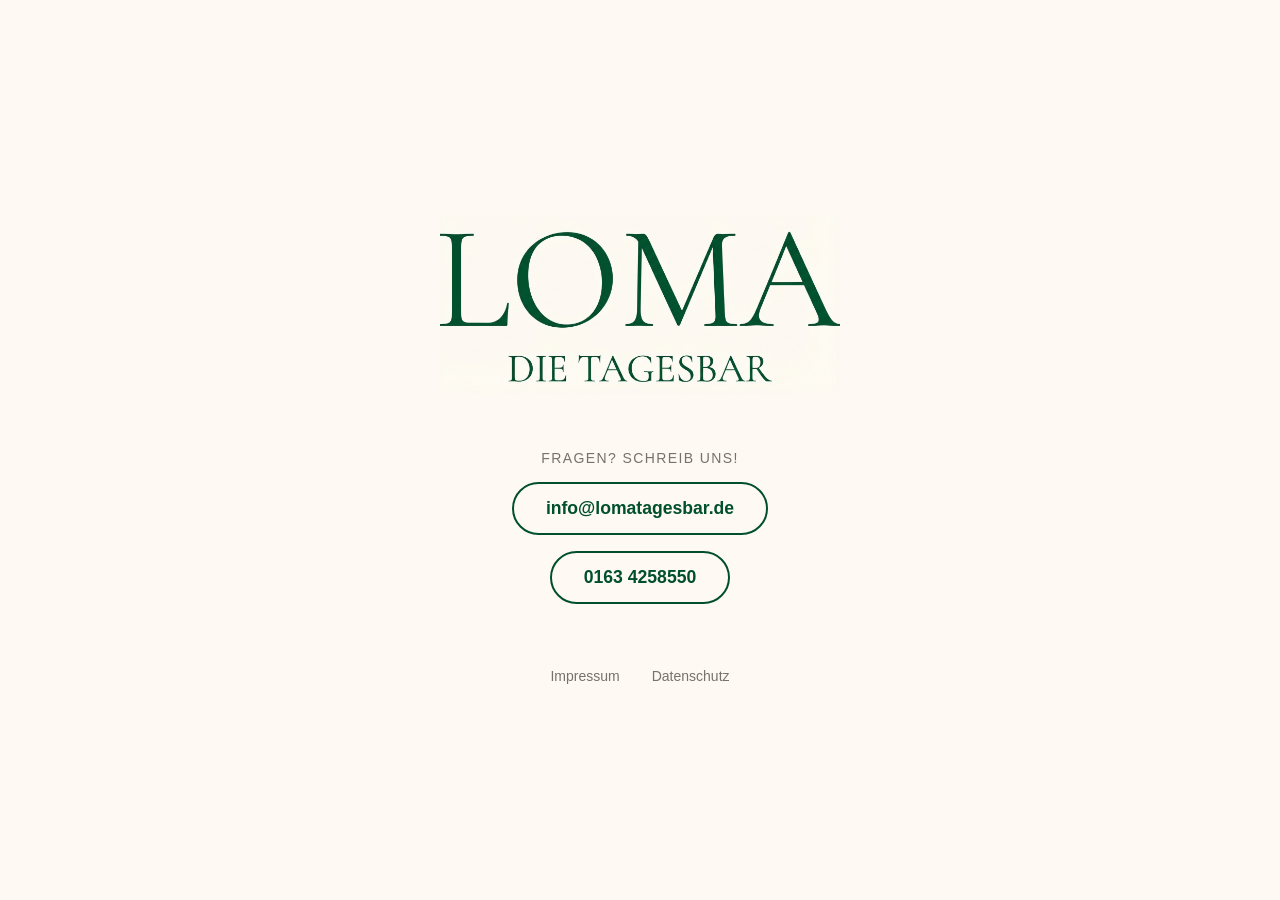
<file: index.html>
<!DOCTYPE html>
<html lang="de">
<head>
  <meta charset="UTF-8">
  <meta name="viewport" content="width=device-width, initial-scale=1.0">
  <meta name="description" content="Cafe Loma UG - Bald eröffnet in Wesel. Moderne Tagesbar mit Premium-Getränken.">
  <meta name="theme-color" content="#00502b">
  
  <title>Cafe Loma UG | Bald eröffnet</title>
  
  <link rel="icon" type="image/svg+xml" href="data:image/svg+xml,<svg xmlns='http://www.w3.org/2000/svg' viewBox='0 0 100 100'><text y='.9em' font-size='90'>☕</text></svg>">
  
  <style>
    * {
      margin: 0;
      padding: 0;
      box-sizing: border-box;
    }
    
    body {
      min-height: 100vh;
      display: flex;
      flex-direction: column;
      justify-content: center;
      align-items: center;
      background-color: #fef9f2;
      color: #1c1917;
      font-family: -apple-system, BlinkMacSystemFont, 'Segoe UI', Roboto, 'Helvetica Neue', Arial, sans-serif;
      text-align: center;
      padding: 2rem;
    }
    
    .logo {
      width: 400px;
      max-width: 85vw;
      height: auto;
      margin-bottom: 3.5rem;
    }
    
    h1 {
      font-size: 2.5rem;
      font-weight: 700;
      margin-bottom: 1rem;
      letter-spacing: -0.02em;
      color: #1c1917;
    }
    
    .tagline {
      font-size: 1.25rem;
      font-weight: 600;
      color: #00502b;
      margin-bottom: 0.5rem;
      display: flex;
      align-items: center;
      justify-content: center;
      gap: 0.5rem;
    }
    
    .message {
      font-size: 1.1rem;
      color: #57534e;
      max-width: 500px;
      line-height: 1.6;
      margin-bottom: 3rem;
    }
    
    .divider {
      width: 60px;
      height: 4px;
      background: #00502b;
      border-radius: 2px;
      margin-bottom: 3rem;
    }
    
    .contact {
      display: flex;
      flex-direction: column;
      gap: 1rem;
      align-items: center;
    }
    
    .contact-label {
      font-size: 0.875rem;
      text-transform: uppercase;
      letter-spacing: 0.1em;
      color: #78716c;
    }
    
    .contact-link {
      color: #00502b;
      text-decoration: none;
      font-size: 1.1rem;
      font-weight: 600;
      padding: 0.875rem 2rem;
      border: 2px solid #00502b;
      border-radius: 50px;
      transition: all 0.3s ease;
      background: transparent;
    }
    
    .contact-link:hover {
      background: #00502b;
      color: #ffffff;
    }
    
    .footer-links {
      margin-top: 4rem;
      display: flex;
      gap: 2rem;
      font-size: 0.875rem;
      color: #a8a29e;
    }
    
    .footer-links a {
      color: #78716c;
      text-decoration: none;
      transition: color 0.2s;
    }
    
    .footer-links a:hover {
      color: #00502b;
      text-decoration: underline;
    }
    
    @media (max-width: 480px) {
      h1 {
        font-size: 1.75rem;
      }
      
      .tagline {
        font-size: 1.1rem;
      }
      
      .logo {
        width: 280px;
        margin-bottom: 2.5rem;
      }
    }
  </style>
</head>
<body>
  
  <img src="images/logo.jpeg" alt="Cafe Loma Logo" class="logo">
  
  <div class="contact">
    <span class="contact-label">Fragen? Schreib uns!</span>
    <a href="mailto:info@lomatagesbar.de" class="contact-link">info@lomatagesbar.de</a>
    <a href="tel:+491634258550" class="contact-link">0163 4258550</a>
  </div>
  
  <div class="footer-links">
    <a href="impressum.html">Impressum</a>
    <a href="datenschutz.html">Datenschutz</a>
  </div>
  
</body>
</html>
</file>
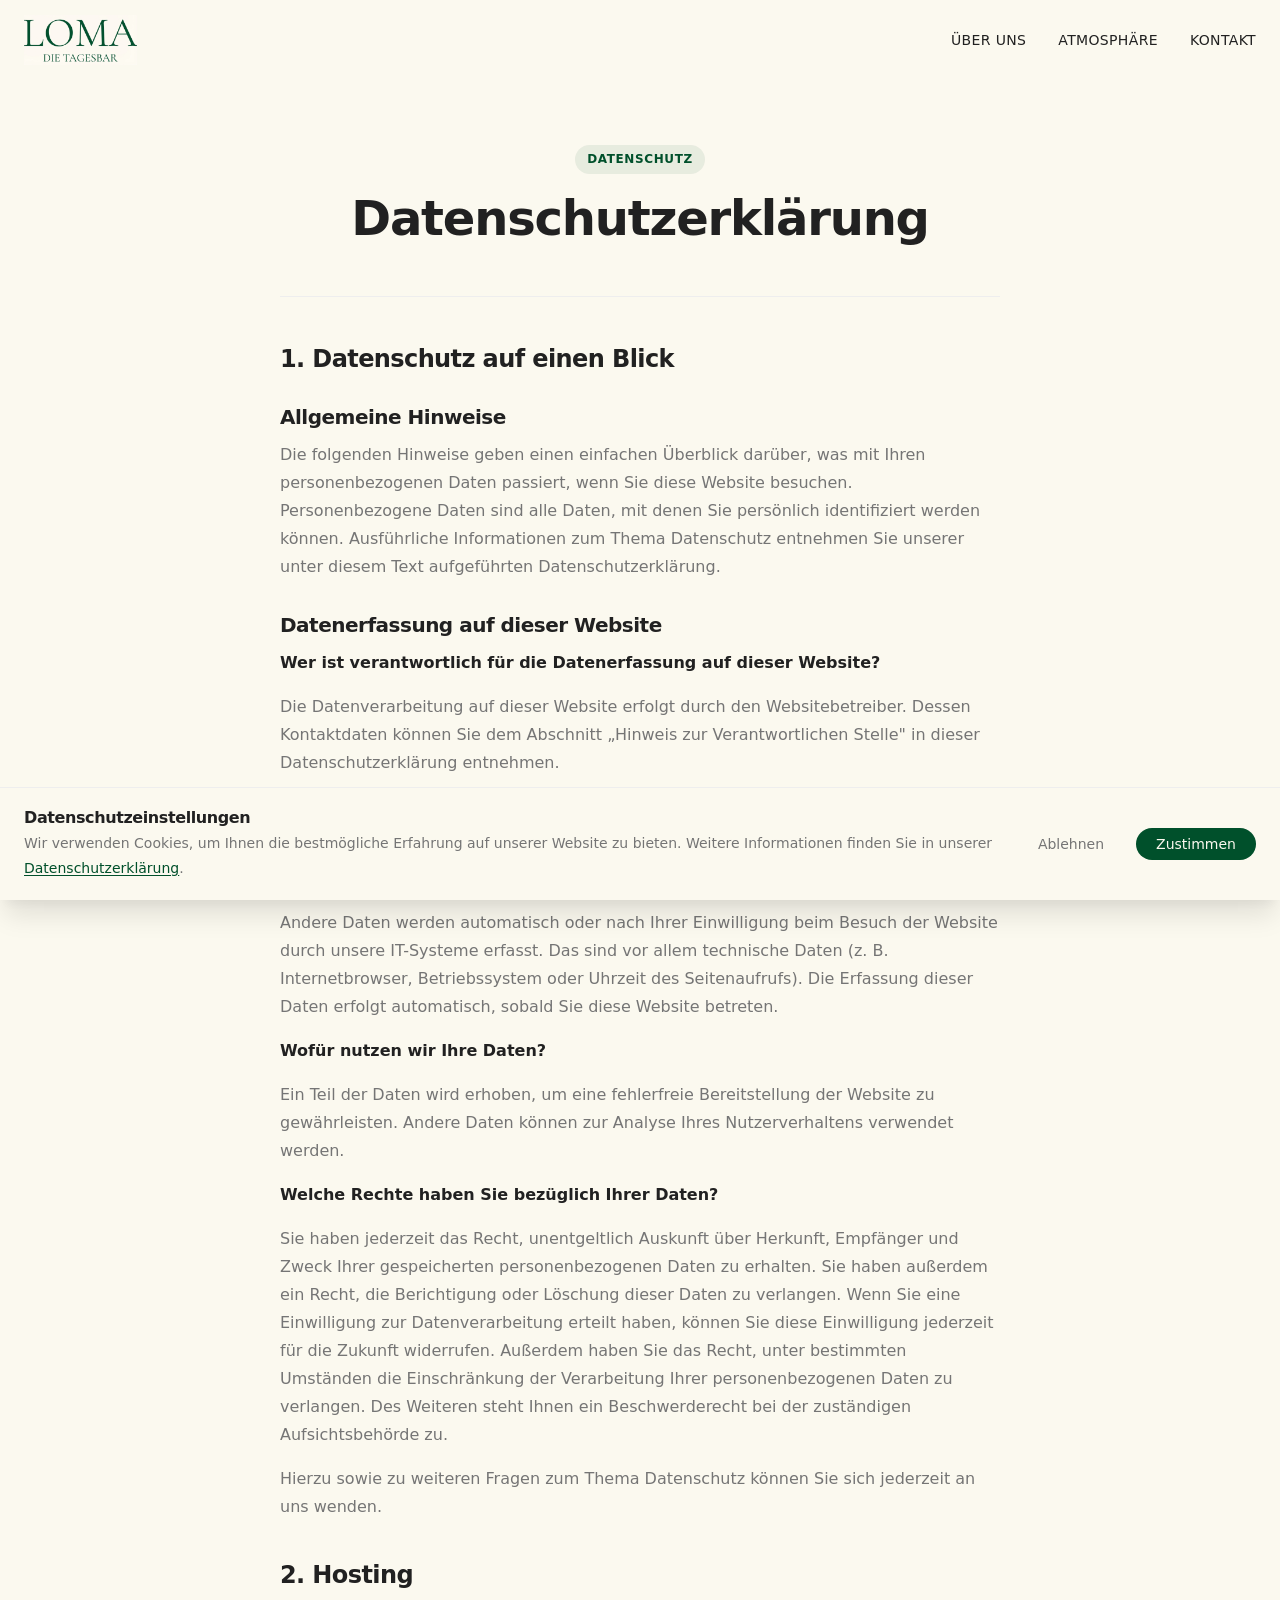
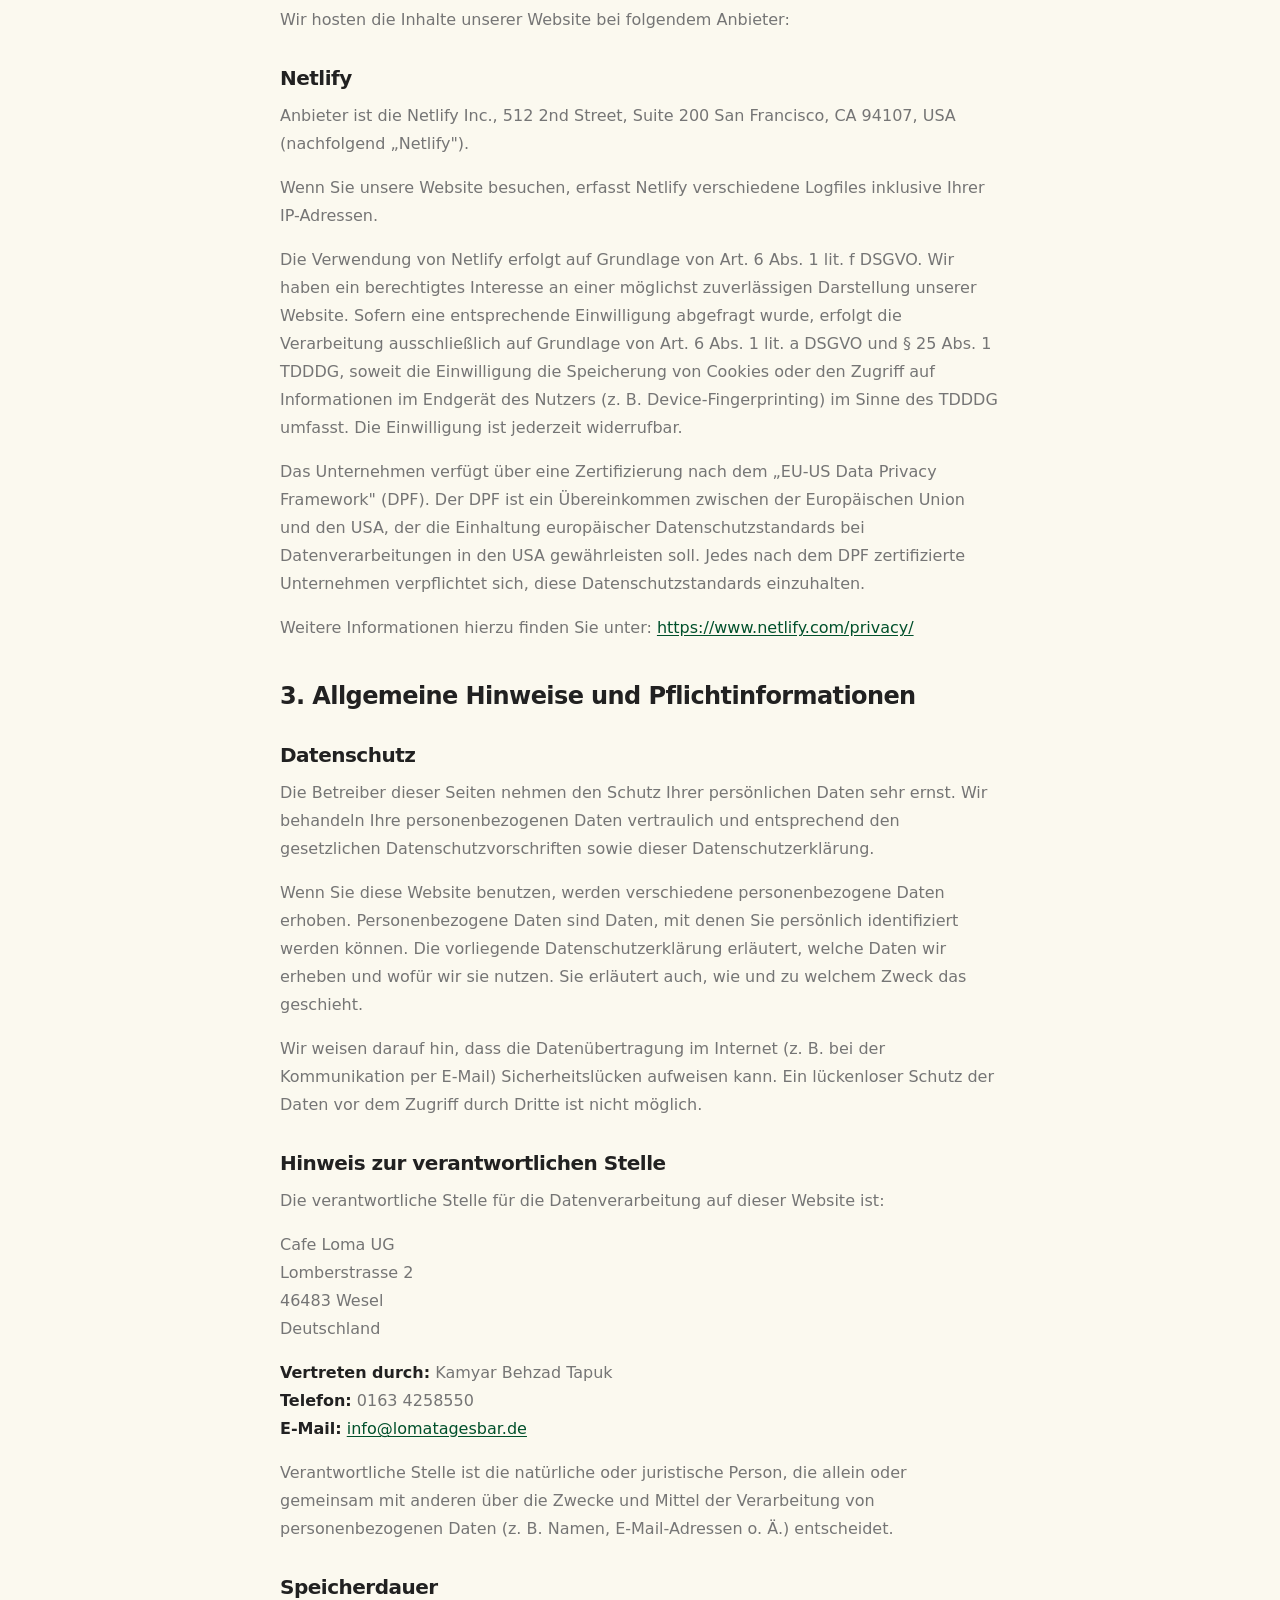
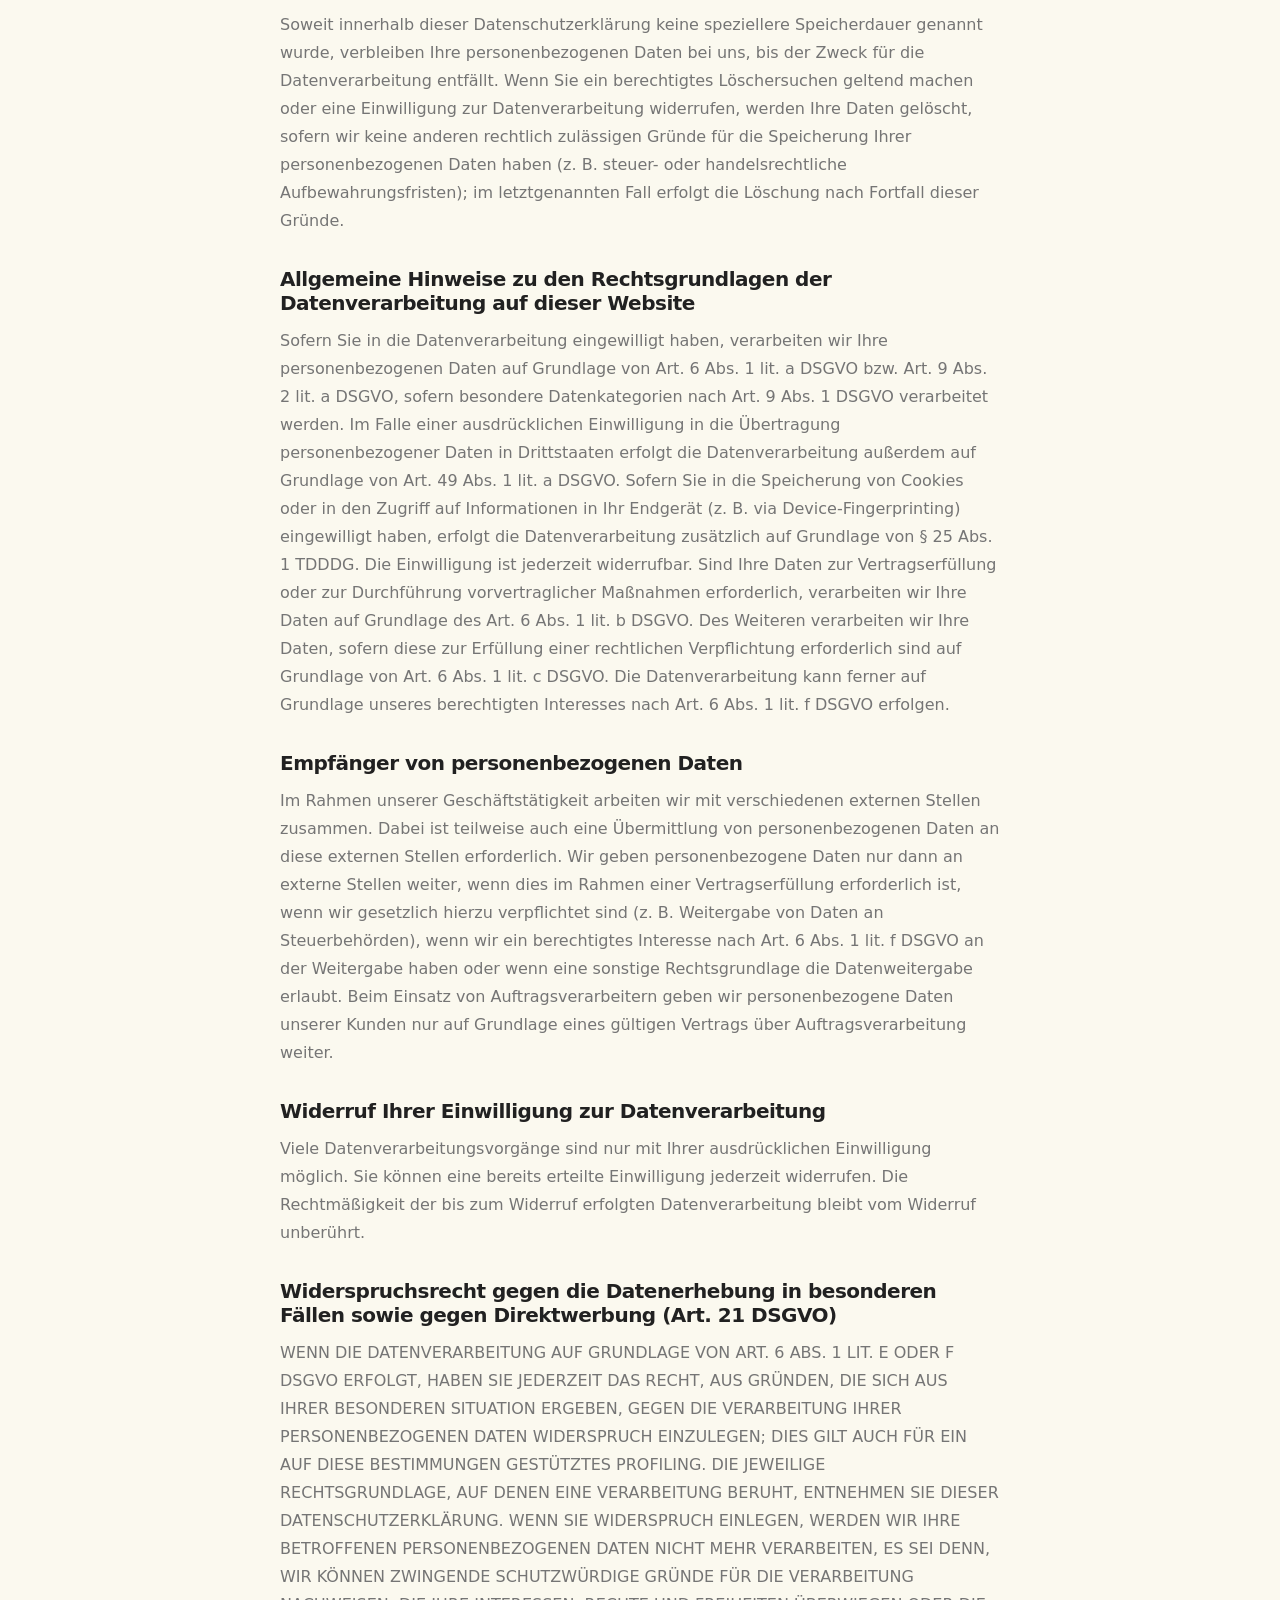
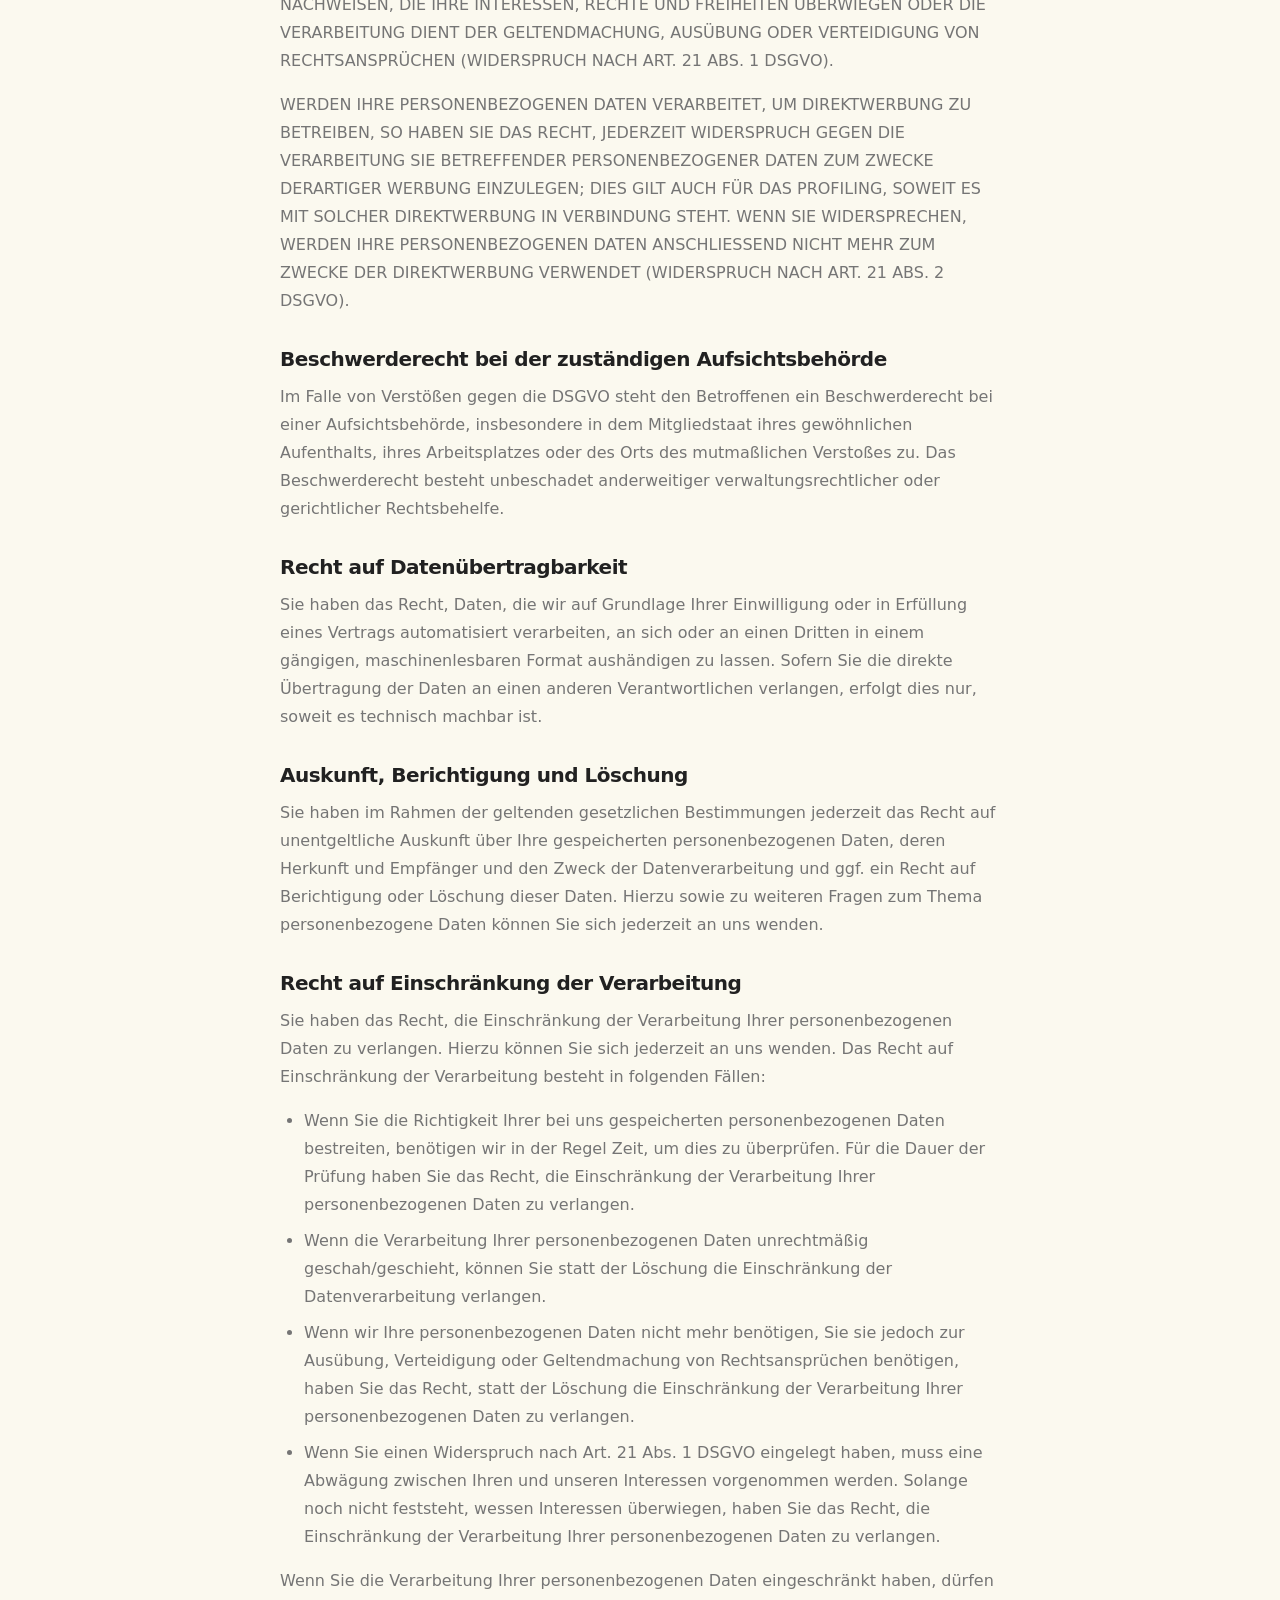
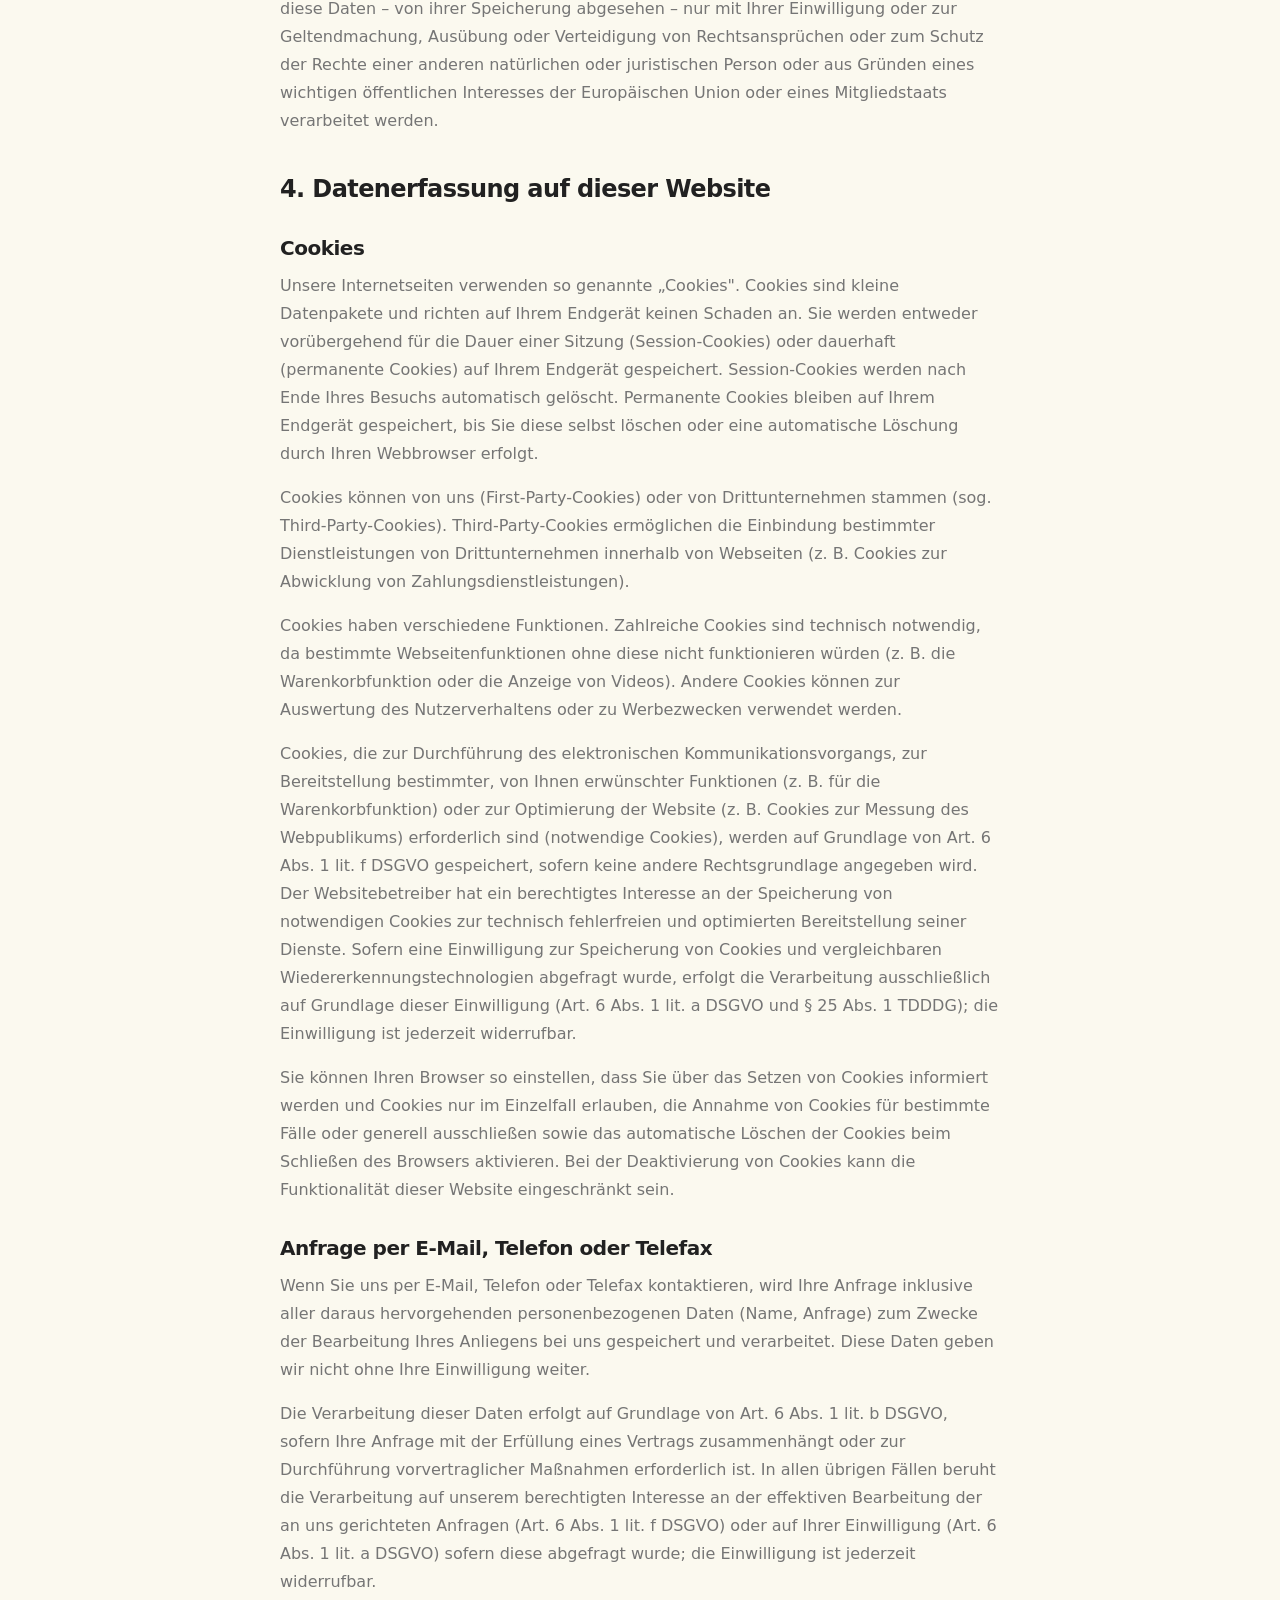
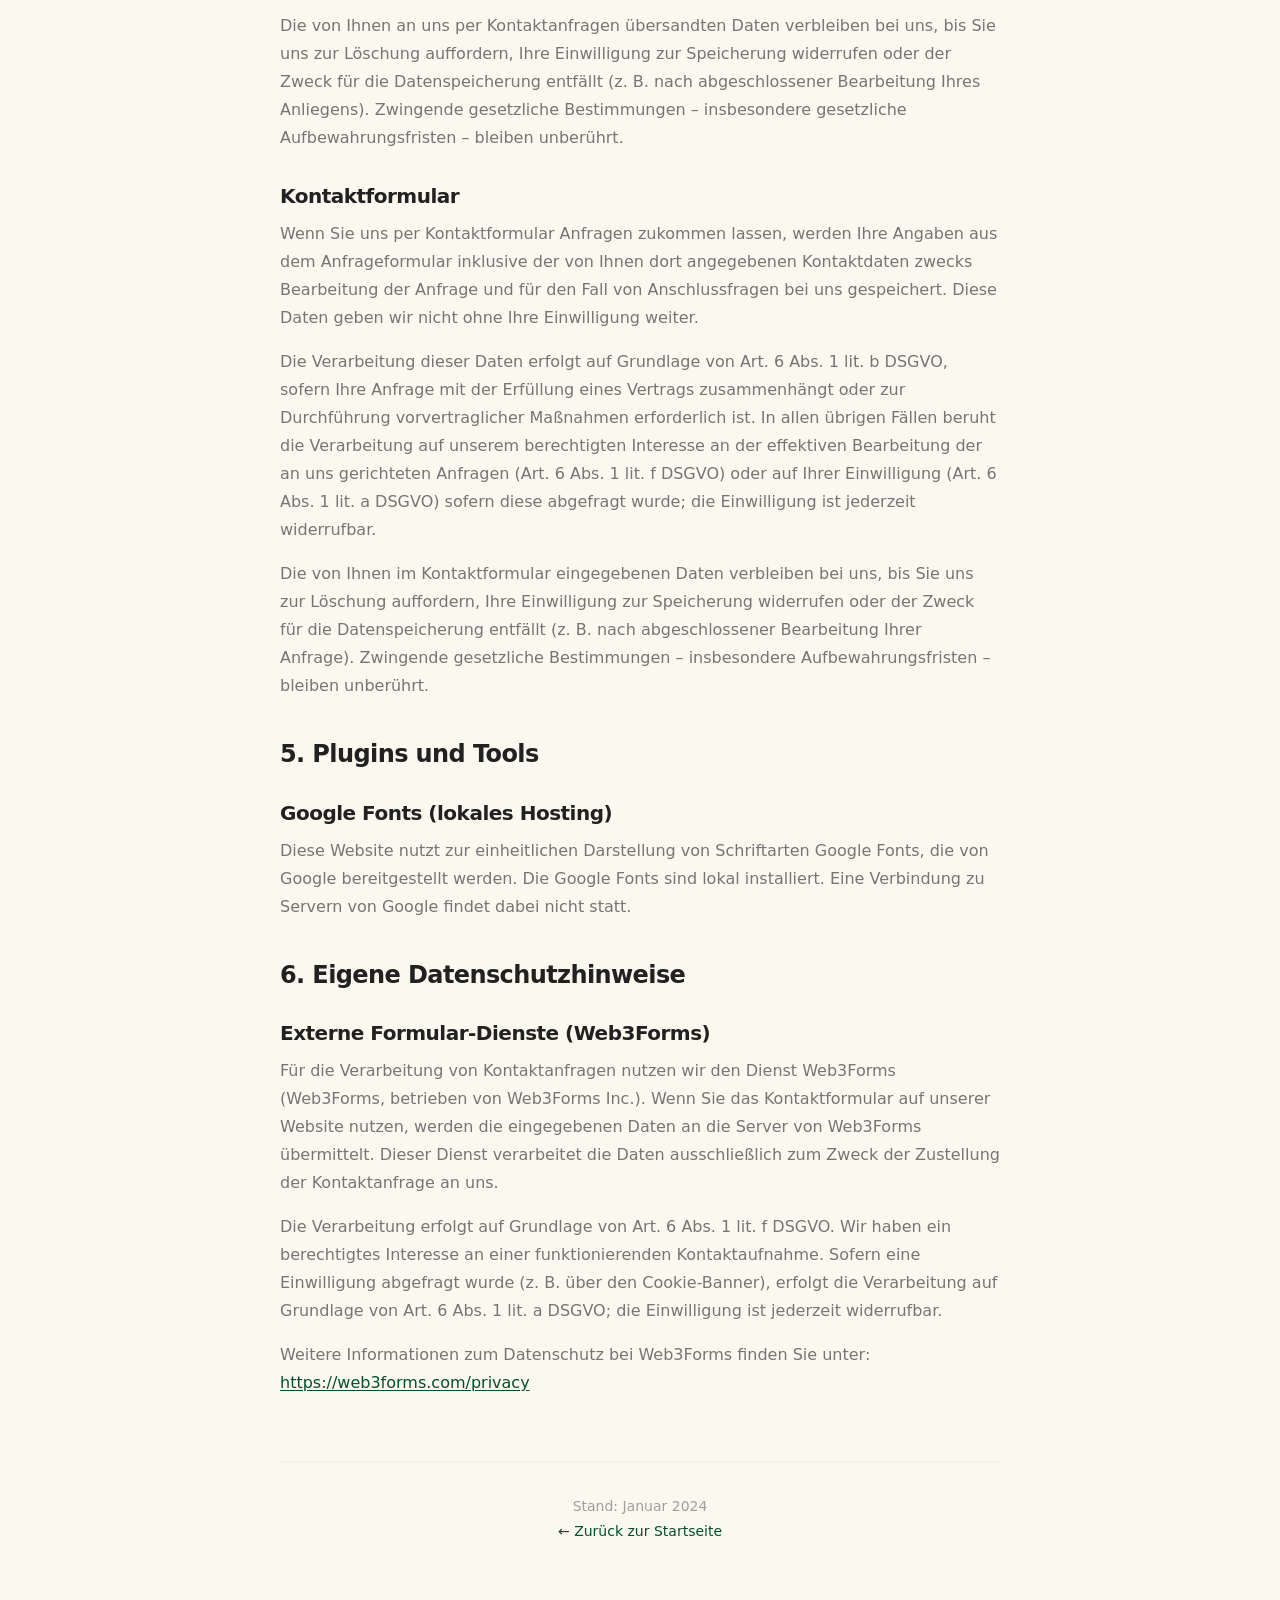
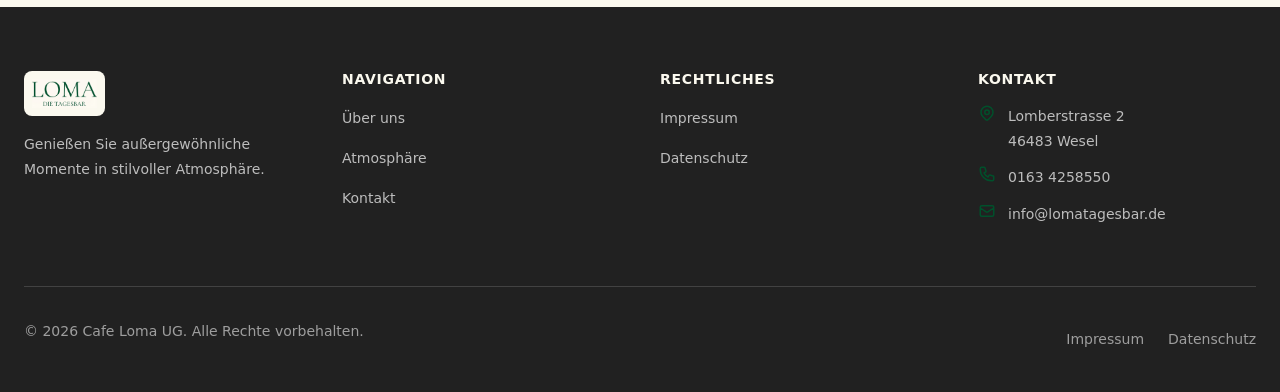
<file: datenschutz.html>
<!DOCTYPE html>
<html lang="de">
<head>
  <meta charset="UTF-8">
  <meta name="viewport" content="width=device-width, initial-scale=1.0">
  <meta name="description" content="Datenschutzerklärung der Cafe Loma UG - Informationen zum Datenschutz.">
  <meta name="theme-color" content="#00502b">
  
  <title>Datenschutzerklärung | Cafe Loma UG</title>
  
  <style>
    @font-face {
      font-family: 'Inter';
      src: local('Inter'), local('Inter Regular');
      font-weight: 400;
      font-style: normal;
      font-display: swap;
    }
    @font-face {
      font-family: 'Inter';
      src: local('Inter Medium');
      font-weight: 500;
      font-style: normal;
      font-display: swap;
    }
    @font-face {
      font-family: 'Inter';
      src: local('Inter SemiBold');
      font-weight: 600;
      font-style: normal;
      font-display: swap;
    }
    @font-face {
      font-family: 'Inter';
      src: local('Inter Bold');
      font-weight: 700;
      font-style: normal;
      font-display: swap;
    }
  </style>
  
  <link rel="stylesheet" href="css/variables.css">
  <link rel="stylesheet" href="css/base.css">
  <link rel="stylesheet" href="css/components.css">
  <link rel="stylesheet" href="css/layout.css">
  <link rel="stylesheet" href="css/pages.css">
  <link rel="stylesheet" href="css/cookie-banner.css">
  
  <link rel="icon" type="image/svg+xml" href="data:image/svg+xml,<svg xmlns='http://www.w3.org/2000/svg' viewBox='0 0 100 100'><text y='.9em' font-size='90'>☕</text></svg>">
</head>
<body>
  
  <!-- Header -->
  <header class="header" role="banner">
    <div class="container">
      <div class="header__inner">
        <a href="index.html" class="logo" aria-label="Cafe Loma - Zur Startseite">
          <img src="images/logo.jpeg" alt="Cafe Loma - Die Tagesbar" class="logo__img">
        </a>
        
        <nav class="nav" role="navigation" aria-label="Hauptnavigation">
          <ul class="nav__links">
            <li><a href="index.html#about" class="nav__link">Über uns</a></li>
            <li><a href="index.html#atmosphare" class="nav__link">Atmosphäre</a></li>
            <li><a href="index.html#kontakt" class="nav__link">Kontakt</a></li>
          </ul>
          
          <button class="menu-toggle" aria-label="Menü öffnen" aria-expanded="false">
            <span class="menu-toggle__line"></span>
            <span class="menu-toggle__line"></span>
            <span class="menu-toggle__line"></span>
          </button>
        </nav>
      </div>
    </div>
  </header>

  <main class="main">
    
    <!-- Legal Page Content -->
    <article class="legal-page">
      <div class="container container--narrow">
        
        <header class="legal-header">
          <span class="section-label">Datenschutz</span>
          <h1 class="section-title" style="font-size: var(--font-size-5xl);">Datenschutzerklärung</h1>
        </header>
        
        <div class="legal-content">
          
          <h2>1. Datenschutz auf einen Blick</h2>
          
          <h3>Allgemeine Hinweise</h3>
          <p>
            Die folgenden Hinweise geben einen einfachen Überblick darüber, was mit Ihren personenbezogenen 
            Daten passiert, wenn Sie diese Website besuchen. Personenbezogene Daten sind alle Daten, mit 
            denen Sie persönlich identifiziert werden können. Ausführliche Informationen zum Thema 
            Datenschutz entnehmen Sie unserer unter diesem Text aufgeführten Datenschutzerklärung.
          </p>
          
          <h3>Datenerfassung auf dieser Website</h3>
          <p>
            <strong>Wer ist verantwortlich für die Datenerfassung auf dieser Website?</strong>
          </p>
          <p>
            Die Datenverarbeitung auf dieser Website erfolgt durch den Websitebetreiber. Dessen Kontaktdaten 
            können Sie dem Abschnitt „Hinweis zur Verantwortlichen Stelle" in dieser Datenschutzerklärung entnehmen.
          </p>
          
          <p>
            <strong>Wie erfassen wir Ihre Daten?</strong>
          </p>
          <p>
            Ihre Daten werden zum einen dadurch erhoben, dass Sie uns diese mitteilen. Hierbei kann es 
            sich z. B. um Daten handeln, die Sie in ein Kontaktformular eingeben.
          </p>
          <p>
            Andere Daten werden automatisch oder nach Ihrer Einwilligung beim Besuch der Website durch 
            unsere IT-Systeme erfasst. Das sind vor allem technische Daten (z. B. Internetbrowser, 
            Betriebssystem oder Uhrzeit des Seitenaufrufs). Die Erfassung dieser Daten erfolgt 
            automatisch, sobald Sie diese Website betreten.
          </p>
          
          <p>
            <strong>Wofür nutzen wir Ihre Daten?</strong>
          </p>
          <p>
            Ein Teil der Daten wird erhoben, um eine fehlerfreie Bereitstellung der Website zu 
            gewährleisten. Andere Daten können zur Analyse Ihres Nutzerverhaltens verwendet werden.
          </p>
          
          <p>
            <strong>Welche Rechte haben Sie bezüglich Ihrer Daten?</strong>
          </p>
          <p>
            Sie haben jederzeit das Recht, unentgeltlich Auskunft über Herkunft, Empfänger und Zweck 
            Ihrer gespeicherten personenbezogenen Daten zu erhalten. Sie haben außerdem ein Recht, die 
            Berichtigung oder Löschung dieser Daten zu verlangen. Wenn Sie eine Einwilligung zur 
            Datenverarbeitung erteilt haben, können Sie diese Einwilligung jederzeit für die Zukunft 
            widerrufen. Außerdem haben Sie das Recht, unter bestimmten Umständen die Einschränkung der 
            Verarbeitung Ihrer personenbezogenen Daten zu verlangen. Des Weiteren steht Ihnen ein 
            Beschwerderecht bei der zuständigen Aufsichtsbehörde zu.
          </p>
          <p>
            Hierzu sowie zu weiteren Fragen zum Thema Datenschutz können Sie sich jederzeit an uns wenden.
          </p>
          
          <h2>2. Hosting</h2>
          
          <p>Wir hosten die Inhalte unserer Website bei folgendem Anbieter:</p>
          
          <h3>Netlify</h3>
          <p>
            Anbieter ist die Netlify Inc., 512 2nd Street, Suite 200 San Francisco, CA 94107, USA 
            (nachfolgend „Netlify").
          </p>
          <p>
            Wenn Sie unsere Website besuchen, erfasst Netlify verschiedene Logfiles inklusive Ihrer 
            IP-Adressen.
          </p>
          <p>
            Die Verwendung von Netlify erfolgt auf Grundlage von Art. 6 Abs. 1 lit. f DSGVO. Wir haben 
            ein berechtigtes Interesse an einer möglichst zuverlässigen Darstellung unserer Website. 
            Sofern eine entsprechende Einwilligung abgefragt wurde, erfolgt die Verarbeitung ausschließlich 
            auf Grundlage von Art. 6 Abs. 1 lit. a DSGVO und § 25 Abs. 1 TDDDG, soweit die Einwilligung 
            die Speicherung von Cookies oder den Zugriff auf Informationen im Endgerät des Nutzers 
            (z. B. Device-Fingerprinting) im Sinne des TDDDG umfasst. Die Einwilligung ist jederzeit 
            widerrufbar.
          </p>
          
          <p>
            Das Unternehmen verfügt über eine Zertifizierung nach dem „EU-US Data Privacy Framework" 
            (DPF). Der DPF ist ein Übereinkommen zwischen der Europäischen Union und den USA, der die 
            Einhaltung europäischer Datenschutzstandards bei Datenverarbeitungen in den USA gewährleisten 
            soll. Jedes nach dem DPF zertifizierte Unternehmen verpflichtet sich, diese 
            Datenschutzstandards einzuhalten.
          </p>
          
          <p>
            Weitere Informationen hierzu finden Sie unter: 
            <a href="https://www.netlify.com/privacy/" target="_blank" rel="noopener noreferrer">
              https://www.netlify.com/privacy/
            </a>
          </p>
          
          <h2>3. Allgemeine Hinweise und Pflichtinformationen</h2>
          
          <h3>Datenschutz</h3>
          <p>
            Die Betreiber dieser Seiten nehmen den Schutz Ihrer persönlichen Daten sehr ernst. Wir 
            behandeln Ihre personenbezogenen Daten vertraulich und entsprechend den gesetzlichen 
            Datenschutzvorschriften sowie dieser Datenschutzerklärung.
          </p>
          <p>
            Wenn Sie diese Website benutzen, werden verschiedene personenbezogene Daten erhoben. 
            Personenbezogene Daten sind Daten, mit denen Sie persönlich identifiziert werden können. 
            Die vorliegende Datenschutzerklärung erläutert, welche Daten wir erheben und wofür wir 
            sie nutzen. Sie erläutert auch, wie und zu welchem Zweck das geschieht.
          </p>
          <p>
            Wir weisen darauf hin, dass die Datenübertragung im Internet (z. B. bei der Kommunikation 
            per E-Mail) Sicherheitslücken aufweisen kann. Ein lückenloser Schutz der Daten vor dem 
            Zugriff durch Dritte ist nicht möglich.
          </p>
          
          <h3>Hinweis zur verantwortlichen Stelle</h3>
          <p>Die verantwortliche Stelle für die Datenverarbeitung auf dieser Website ist:</p>
          
          <address>
            Cafe Loma UG<br>
            Lomberstrasse 2<br>
            46483 Wesel<br>
            Deutschland
          </address>
          
          <p>
            <strong>Vertreten durch:</strong> Kamyar Behzad Tapuk<br>
            <strong>Telefon:</strong> 0163 4258550<br>
            <strong>E-Mail:</strong> <a href="mailto:info@lomatagesbar.de">info@lomatagesbar.de</a>
          </p>
          
          <p>
            Verantwortliche Stelle ist die natürliche oder juristische Person, die allein oder gemeinsam 
            mit anderen über die Zwecke und Mittel der Verarbeitung von personenbezogenen Daten (z. B. 
            Namen, E-Mail-Adressen o. Ä.) entscheidet.
          </p>
          
          <h3>Speicherdauer</h3>
          <p>
            Soweit innerhalb dieser Datenschutzerklärung keine speziellere Speicherdauer genannt wurde, 
            verbleiben Ihre personenbezogenen Daten bei uns, bis der Zweck für die Datenverarbeitung 
            entfällt. Wenn Sie ein berechtigtes Löschersuchen geltend machen oder eine Einwilligung zur 
            Datenverarbeitung widerrufen, werden Ihre Daten gelöscht, sofern wir keine anderen rechtlich 
            zulässigen Gründe für die Speicherung Ihrer personenbezogenen Daten haben (z. B. steuer- 
            oder handelsrechtliche Aufbewahrungsfristen); im letztgenannten Fall erfolgt die Löschung 
            nach Fortfall dieser Gründe.
          </p>
          
          <h3>Allgemeine Hinweise zu den Rechtsgrundlagen der Datenverarbeitung auf dieser Website</h3>
          <p>
            Sofern Sie in die Datenverarbeitung eingewilligt haben, verarbeiten wir Ihre personenbezogenen 
            Daten auf Grundlage von Art. 6 Abs. 1 lit. a DSGVO bzw. Art. 9 Abs. 2 lit. a DSGVO, sofern 
            besondere Datenkategorien nach Art. 9 Abs. 1 DSGVO verarbeitet werden. Im Falle einer 
            ausdrücklichen Einwilligung in die Übertragung personenbezogener Daten in Drittstaaten 
            erfolgt die Datenverarbeitung außerdem auf Grundlage von Art. 49 Abs. 1 lit. a DSGVO. 
            Sofern Sie in die Speicherung von Cookies oder in den Zugriff auf Informationen in Ihr 
            Endgerät (z. B. via Device-Fingerprinting) eingewilligt haben, erfolgt die Datenverarbeitung 
            zusätzlich auf Grundlage von § 25 Abs. 1 TDDDG. Die Einwilligung ist jederzeit widerrufbar. 
            Sind Ihre Daten zur Vertragserfüllung oder zur Durchführung vorvertraglicher Maßnahmen 
            erforderlich, verarbeiten wir Ihre Daten auf Grundlage des Art. 6 Abs. 1 lit. b DSGVO. 
            Des Weiteren verarbeiten wir Ihre Daten, sofern diese zur Erfüllung einer rechtlichen 
            Verpflichtung erforderlich sind auf Grundlage von Art. 6 Abs. 1 lit. c DSGVO. Die 
            Datenverarbeitung kann ferner auf Grundlage unseres berechtigten Interesses nach Art. 6 
            Abs. 1 lit. f DSGVO erfolgen.
          </p>
          
          <h3>Empfänger von personenbezogenen Daten</h3>
          <p>
            Im Rahmen unserer Geschäftstätigkeit arbeiten wir mit verschiedenen externen Stellen zusammen. 
            Dabei ist teilweise auch eine Übermittlung von personenbezogenen Daten an diese externen 
            Stellen erforderlich. Wir geben personenbezogene Daten nur dann an externe Stellen weiter, 
            wenn dies im Rahmen einer Vertragserfüllung erforderlich ist, wenn wir gesetzlich hierzu 
            verpflichtet sind (z. B. Weitergabe von Daten an Steuerbehörden), wenn wir ein berechtigtes 
            Interesse nach Art. 6 Abs. 1 lit. f DSGVO an der Weitergabe haben oder wenn eine sonstige 
            Rechtsgrundlage die Datenweitergabe erlaubt. Beim Einsatz von Auftragsverarbeitern geben 
            wir personenbezogene Daten unserer Kunden nur auf Grundlage eines gültigen Vertrags über 
            Auftragsverarbeitung weiter.
          </p>
          
          <h3>Widerruf Ihrer Einwilligung zur Datenverarbeitung</h3>
          <p>
            Viele Datenverarbeitungsvorgänge sind nur mit Ihrer ausdrücklichen Einwilligung möglich. 
            Sie können eine bereits erteilte Einwilligung jederzeit widerrufen. Die Rechtmäßigkeit der 
            bis zum Widerruf erfolgten Datenverarbeitung bleibt vom Widerruf unberührt.
          </p>
          
          <h3>Widerspruchsrecht gegen die Datenerhebung in besonderen Fällen sowie gegen Direktwerbung (Art. 21 DSGVO)</h3>
          <p>
            WENN DIE DATENVERARBEITUNG AUF GRUNDLAGE VON ART. 6 ABS. 1 LIT. E ODER F DSGVO ERFOLGT, 
            HABEN SIE JEDERZEIT DAS RECHT, AUS GRÜNDEN, DIE SICH AUS IHRER BESONDEREN SITUATION ERGEBEN, 
            GEGEN DIE VERARBEITUNG IHRER PERSONENBEZOGENEN DATEN WIDERSPRUCH EINZULEGEN; DIES GILT 
            AUCH FÜR EIN AUF DIESE BESTIMMUNGEN GESTÜTZTES PROFILING. DIE JEWEILIGE RECHTSGRUNDLAGE, 
            AUF DENEN EINE VERARBEITUNG BERUHT, ENTNEHMEN SIE DIESER DATENSCHUTZERKLÄRUNG. WENN SIE 
            WIDERSPRUCH EINLEGEN, WERDEN WIR IHRE BETROFFENEN PERSONENBEZOGENEN DATEN NICHT MEHR 
            VERARBEITEN, ES SEI DENN, WIR KÖNNEN ZWINGENDE SCHUTZWÜRDIGE GRÜNDE FÜR DIE VERARBEITUNG 
            NACHWEISEN, DIE IHRE INTERESSEN, RECHTE UND FREIHEITEN ÜBERWIEGEN ODER DIE VERARBEITUNG 
            DIENT DER GELTENDMACHUNG, AUSÜBUNG ODER VERTEIDIGUNG VON RECHTSANSPRÜCHEN (WIDERSPRUCH 
            NACH ART. 21 ABS. 1 DSGVO).
          </p>
          <p>
            WERDEN IHRE PERSONENBEZOGENEN DATEN VERARBEITET, UM DIREKTWERBUNG ZU BETREIBEN, SO HABEN 
            SIE DAS RECHT, JEDERZEIT WIDERSPRUCH GEGEN DIE VERARBEITUNG SIE BETREFFENDER 
            PERSONENBEZOGENER DATEN ZUM ZWECKE DERARTIGER WERBUNG EINZULEGEN; DIES GILT AUCH FÜR DAS 
            PROFILING, SOWEIT ES MIT SOLCHER DIREKTWERBUNG IN VERBINDUNG STEHT. WENN SIE WIDERSPRECHEN, 
            WERDEN IHRE PERSONENBEZOGENEN DATEN ANSCHLIESSEND NICHT MEHR ZUM ZWECKE DER DIREKTWERBUNG 
            VERWENDET (WIDERSPRUCH NACH ART. 21 ABS. 2 DSGVO).
          </p>
          
          <h3>Beschwerderecht bei der zuständigen Aufsichtsbehörde</h3>
          <p>
            Im Falle von Verstößen gegen die DSGVO steht den Betroffenen ein Beschwerderecht bei einer 
            Aufsichtsbehörde, insbesondere in dem Mitgliedstaat ihres gewöhnlichen Aufenthalts, ihres 
            Arbeitsplatzes oder des Orts des mutmaßlichen Verstoßes zu. Das Beschwerderecht besteht 
            unbeschadet anderweitiger verwaltungsrechtlicher oder gerichtlicher Rechtsbehelfe.
          </p>
          
          <h3>Recht auf Datenübertragbarkeit</h3>
          <p>
            Sie haben das Recht, Daten, die wir auf Grundlage Ihrer Einwilligung oder in Erfüllung eines 
            Vertrags automatisiert verarbeiten, an sich oder an einen Dritten in einem gängigen, 
            maschinenlesbaren Format aushändigen zu lassen. Sofern Sie die direkte Übertragung der 
            Daten an einen anderen Verantwortlichen verlangen, erfolgt dies nur, soweit es technisch 
            machbar ist.
          </p>
          
          <h3>Auskunft, Berichtigung und Löschung</h3>
          <p>
            Sie haben im Rahmen der geltenden gesetzlichen Bestimmungen jederzeit das Recht auf 
            unentgeltliche Auskunft über Ihre gespeicherten personenbezogenen Daten, deren Herkunft 
            und Empfänger und den Zweck der Datenverarbeitung und ggf. ein Recht auf Berichtigung oder 
            Löschung dieser Daten. Hierzu sowie zu weiteren Fragen zum Thema personenbezogene Daten 
            können Sie sich jederzeit an uns wenden.
          </p>
          
          <h3>Recht auf Einschränkung der Verarbeitung</h3>
          <p>
            Sie haben das Recht, die Einschränkung der Verarbeitung Ihrer personenbezogenen Daten zu 
            verlangen. Hierzu können Sie sich jederzeit an uns wenden. Das Recht auf Einschränkung der 
            Verarbeitung besteht in folgenden Fällen:
          </p>
          <ul>
            <li>
              Wenn Sie die Richtigkeit Ihrer bei uns gespeicherten personenbezogenen Daten bestreiten, 
              benötigen wir in der Regel Zeit, um dies zu überprüfen. Für die Dauer der Prüfung haben 
              Sie das Recht, die Einschränkung der Verarbeitung Ihrer personenbezogenen Daten zu verlangen.
            </li>
            <li>
              Wenn die Verarbeitung Ihrer personenbezogenen Daten unrechtmäßig geschah/geschieht, 
              können Sie statt der Löschung die Einschränkung der Datenverarbeitung verlangen.
            </li>
            <li>
              Wenn wir Ihre personenbezogenen Daten nicht mehr benötigen, Sie sie jedoch zur Ausübung, 
              Verteidigung oder Geltendmachung von Rechtsansprüchen benötigen, haben Sie das Recht, 
              statt der Löschung die Einschränkung der Verarbeitung Ihrer personenbezogenen Daten zu 
              verlangen.
            </li>
            <li>
              Wenn Sie einen Widerspruch nach Art. 21 Abs. 1 DSGVO eingelegt haben, muss eine Abwägung 
              zwischen Ihren und unseren Interessen vorgenommen werden. Solange noch nicht feststeht, 
              wessen Interessen überwiegen, haben Sie das Recht, die Einschränkung der Verarbeitung 
              Ihrer personenbezogenen Daten zu verlangen.
            </li>
          </ul>
          <p>
            Wenn Sie die Verarbeitung Ihrer personenbezogenen Daten eingeschränkt haben, dürfen diese 
            Daten – von ihrer Speicherung abgesehen – nur mit Ihrer Einwilligung oder zur Geltendmachung, 
            Ausübung oder Verteidigung von Rechtsansprüchen oder zum Schutz der Rechte einer anderen 
            natürlichen oder juristischen Person oder aus Gründen eines wichtigen öffentlichen Interesses 
            der Europäischen Union oder eines Mitgliedstaats verarbeitet werden.
          </p>
          
          <h2>4. Datenerfassung auf dieser Website</h2>
          
          <h3>Cookies</h3>
          <p>
            Unsere Internetseiten verwenden so genannte „Cookies". Cookies sind kleine Datenpakete und 
            richten auf Ihrem Endgerät keinen Schaden an. Sie werden entweder vorübergehend für die Dauer 
            einer Sitzung (Session-Cookies) oder dauerhaft (permanente Cookies) auf Ihrem Endgerät 
            gespeichert. Session-Cookies werden nach Ende Ihres Besuchs automatisch gelöscht. Permanente 
            Cookies bleiben auf Ihrem Endgerät gespeichert, bis Sie diese selbst löschen oder eine 
            automatische Löschung durch Ihren Webbrowser erfolgt.
          </p>
          <p>
            Cookies können von uns (First-Party-Cookies) oder von Drittunternehmen stammen (sog. 
            Third-Party-Cookies). Third-Party-Cookies ermöglichen die Einbindung bestimmter Dienstleistungen 
            von Drittunternehmen innerhalb von Webseiten (z. B. Cookies zur Abwicklung von 
            Zahlungsdienstleistungen).
          </p>
          <p>
            Cookies haben verschiedene Funktionen. Zahlreiche Cookies sind technisch notwendig, da 
            bestimmte Webseitenfunktionen ohne diese nicht funktionieren würden (z. B. die Warenkorbfunktion 
            oder die Anzeige von Videos). Andere Cookies können zur Auswertung des Nutzerverhaltens oder 
            zu Werbezwecken verwendet werden.
          </p>
          <p>
            Cookies, die zur Durchführung des elektronischen Kommunikationsvorgangs, zur Bereitstellung 
            bestimmter, von Ihnen erwünschter Funktionen (z. B. für die Warenkorbfunktion) oder zur 
            Optimierung der Website (z. B. Cookies zur Messung des Webpublikums) erforderlich sind 
            (notwendige Cookies), werden auf Grundlage von Art. 6 Abs. 1 lit. f DSGVO gespeichert, 
            sofern keine andere Rechtsgrundlage angegeben wird. Der Websitebetreiber hat ein berechtigtes 
            Interesse an der Speicherung von notwendigen Cookies zur technisch fehlerfreien und 
            optimierten Bereitstellung seiner Dienste. Sofern eine Einwilligung zur Speicherung von 
            Cookies und vergleichbaren Wiedererkennungstechnologien abgefragt wurde, erfolgt die 
            Verarbeitung ausschließlich auf Grundlage dieser Einwilligung (Art. 6 Abs. 1 lit. a DSGVO 
            und § 25 Abs. 1 TDDDG); die Einwilligung ist jederzeit widerrufbar.
          </p>
          <p>
            Sie können Ihren Browser so einstellen, dass Sie über das Setzen von Cookies informiert werden 
            und Cookies nur im Einzelfall erlauben, die Annahme von Cookies für bestimmte Fälle oder 
            generell ausschließen sowie das automatische Löschen der Cookies beim Schließen des Browsers 
            aktivieren. Bei der Deaktivierung von Cookies kann die Funktionalität dieser Website eingeschränkt sein.
          </p>
          
          <h3>Anfrage per E-Mail, Telefon oder Telefax</h3>
          <p>
            Wenn Sie uns per E-Mail, Telefon oder Telefax kontaktieren, wird Ihre Anfrage inklusive 
            aller daraus hervorgehenden personenbezogenen Daten (Name, Anfrage) zum Zwecke der Bearbeitung 
            Ihres Anliegens bei uns gespeichert und verarbeitet. Diese Daten geben wir nicht ohne Ihre 
            Einwilligung weiter.
          </p>
          <p>
            Die Verarbeitung dieser Daten erfolgt auf Grundlage von Art. 6 Abs. 1 lit. b DSGVO, sofern 
            Ihre Anfrage mit der Erfüllung eines Vertrags zusammenhängt oder zur Durchführung 
            vorvertraglicher Maßnahmen erforderlich ist. In allen übrigen Fällen beruht die Verarbeitung 
            auf unserem berechtigten Interesse an der effektiven Bearbeitung der an uns gerichteten 
            Anfragen (Art. 6 Abs. 1 lit. f DSGVO) oder auf Ihrer Einwilligung (Art. 6 Abs. 1 lit. a DSGVO) 
            sofern diese abgefragt wurde; die Einwilligung ist jederzeit widerrufbar.
          </p>
          <p>
            Die von Ihnen an uns per Kontaktanfragen übersandten Daten verbleiben bei uns, bis Sie uns 
            zur Löschung auffordern, Ihre Einwilligung zur Speicherung widerrufen oder der Zweck für die 
            Datenspeicherung entfällt (z. B. nach abgeschlossener Bearbeitung Ihres Anliegens). Zwingende 
            gesetzliche Bestimmungen – insbesondere gesetzliche Aufbewahrungsfristen – bleiben unberührt.
          </p>
          
          <h3>Kontaktformular</h3>
          <p>
            Wenn Sie uns per Kontaktformular Anfragen zukommen lassen, werden Ihre Angaben aus dem 
            Anfrageformular inklusive der von Ihnen dort angegebenen Kontaktdaten zwecks Bearbeitung 
            der Anfrage und für den Fall von Anschlussfragen bei uns gespeichert. Diese Daten geben 
            wir nicht ohne Ihre Einwilligung weiter.
          </p>
          <p>
            Die Verarbeitung dieser Daten erfolgt auf Grundlage von Art. 6 Abs. 1 lit. b DSGVO, sofern 
            Ihre Anfrage mit der Erfüllung eines Vertrags zusammenhängt oder zur Durchführung 
            vorvertraglicher Maßnahmen erforderlich ist. In allen übrigen Fällen beruht die Verarbeitung 
            auf unserem berechtigten Interesse an der effektiven Bearbeitung der an uns gerichteten 
            Anfragen (Art. 6 Abs. 1 lit. f DSGVO) oder auf Ihrer Einwilligung (Art. 6 Abs. 1 lit. a DSGVO) 
            sofern diese abgefragt wurde; die Einwilligung ist jederzeit widerrufbar.
          </p>
          <p>
            Die von Ihnen im Kontaktformular eingegebenen Daten verbleiben bei uns, bis Sie uns zur 
            Löschung auffordern, Ihre Einwilligung zur Speicherung widerrufen oder der Zweck für die 
            Datenspeicherung entfällt (z. B. nach abgeschlossener Bearbeitung Ihrer Anfrage). Zwingende 
            gesetzliche Bestimmungen – insbesondere Aufbewahrungsfristen – bleiben unberührt.
          </p>
          
          <h2>5. Plugins und Tools</h2>
          
          <h3>Google Fonts (lokales Hosting)</h3>
          <p>
            Diese Website nutzt zur einheitlichen Darstellung von Schriftarten Google Fonts, die von Google 
            bereitgestellt werden. Die Google Fonts sind lokal installiert. Eine Verbindung zu Servern von 
            Google findet dabei nicht statt.
          </p>
          
          <h2>6. Eigene Datenschutzhinweise</h2>
          
          <h3>Externe Formular-Dienste (Web3Forms)</h3>
          <p>
            Für die Verarbeitung von Kontaktanfragen nutzen wir den Dienst Web3Forms (Web3Forms, betrieben 
            von Web3Forms Inc.). Wenn Sie das Kontaktformular auf unserer Website nutzen, werden die 
            eingegebenen Daten an die Server von Web3Forms übermittelt. Dieser Dienst verarbeitet die 
            Daten ausschließlich zum Zweck der Zustellung der Kontaktanfrage an uns.
          </p>
          <p>
            Die Verarbeitung erfolgt auf Grundlage von Art. 6 Abs. 1 lit. f DSGVO. Wir haben ein 
            berechtigtes Interesse an einer funktionierenden Kontaktaufnahme. Sofern eine Einwilligung 
            abgefragt wurde (z. B. über den Cookie-Banner), erfolgt die Verarbeitung auf Grundlage von 
            Art. 6 Abs. 1 lit. a DSGVO; die Einwilligung ist jederzeit widerrufbar.
          </p>
          <p>
            Weitere Informationen zum Datenschutz bei Web3Forms finden Sie unter: 
            <a href="https://web3forms.com/privacy" target="_blank" rel="noopener noreferrer">
              https://web3forms.com/privacy
            </a>
          </p>
          
        </div>
        
        <footer class="legal-footer">
          <p>
            Stand: Januar 2024<br>
            <a href="index.html">← Zurück zur Startseite</a>
          </p>
        </footer>
        
      </div>
    </article>

  </main>

  <!-- Footer -->
  <footer class="footer" role="contentinfo">
    <div class="container">
      <div class="footer__grid">
        <div class="footer__brand">
          <img src="images/logo.jpeg" alt="Cafe Loma" class="footer__logo-img">
          <p class="footer__tagline">
            Genießen Sie außergewöhnliche Momente in stilvoller Atmosphäre.
          </p>
        </div>
        
        <div class="footer__nav">
          <h3 class="footer__title">Navigation</h3>
          <ul class="footer__links">
            <li><a href="index.html#about" class="footer__link">Über uns</a></li>
            <li><a href="index.html#atmosphare" class="footer__link">Atmosphäre</a></li>
            <li><a href="index.html#kontakt" class="footer__link">Kontakt</a></li>
          </ul>
        </div>
        
        <div class="footer__legal-nav">
          <h3 class="footer__title">Rechtliches</h3>
          <ul class="footer__links">
            <li><a href="impressum.html" class="footer__link">Impressum</a></li>
            <li><a href="datenschutz.html" class="footer__link" aria-current="page">Datenschutz</a></li>
          </ul>
        </div>
        
        <div class="footer__contact">
          <h3 class="footer__title">Kontakt</h3>
          <div class="footer__contact-item">
            <svg xmlns="http://www.w3.org/2000/svg" fill="none" viewBox="0 0 24 24" stroke="currentColor">
              <path stroke-linecap="round" stroke-linejoin="round" stroke-width="2" d="M17.657 16.657L13.414 20.9a1.998 1.998 0 01-2.827 0l-4.244-4.243a8 8 0 1111.314 0z" />
              <path stroke-linecap="round" stroke-linejoin="round" stroke-width="2" d="M15 11a3 3 0 11-6 0 3 3 0 016 0z" />
            </svg>
            <span>Lomberstrasse 2<br>46483 Wesel</span>
          </div>
          <div class="footer__contact-item">
            <svg xmlns="http://www.w3.org/2000/svg" fill="none" viewBox="0 0 24 24" stroke="currentColor">
              <path stroke-linecap="round" stroke-linejoin="round" stroke-width="2" d="M3 5a2 2 0 012-2h3.28a1 1 0 01.948.684l1.498 4.493a1 1 0 01-.502 1.21l-2.257 1.13a11.042 11.042 0 005.516 5.516l1.13-2.257a1 1 0 011.21-.502l4.493 1.498a1 1 0 01.684.949V19a2 2 0 01-2 2h-1C9.716 21 3 14.284 3 6V5z" />
            </svg>
            <a href="tel:+491634258550">0163 4258550</a>
          </div>
          <div class="footer__contact-item">
            <svg xmlns="http://www.w3.org/2000/svg" fill="none" viewBox="0 0 24 24" stroke="currentColor">
              <path stroke-linecap="round" stroke-linejoin="round" stroke-width="2" d="M3 8l7.89 5.26a2 2 0 002.22 0L21 8M5 19h14a2 2 0 002-2V7a2 2 0 00-2-2H5a2 2 0 00-2 2v10a2 2 0 002 2z" />
            </svg>
            <a href="mailto:info@lomatagesbar.de">info@lomatagesbar.de</a>
          </div>
        </div>
      </div>
      
      <div class="footer__bottom">
        <p class="footer__copyright">
          © 2026 Cafe Loma UG. Alle Rechte vorbehalten.
        </p>
        <div class="footer__legal">
          <a href="impressum.html" class="footer__legal-link">Impressum</a>
          <a href="datenschutz.html" class="footer__legal-link" aria-current="page">Datenschutz</a>
        </div>
      </div>
    </div>
  </footer>

  <!-- Cookie Banner -->
  <aside id="cookie-banner" class="cookie-banner" role="dialog" aria-label="Cookie-Einwilligung" aria-live="polite">
    <div class="container">
      <div class="cookie-banner__inner">
        <div class="cookie-banner__content">
          <h2 class="cookie-banner__title">Datenschutzeinstellungen</h2>
          <p class="cookie-banner__text">
            Wir verwenden Cookies, um Ihnen die bestmögliche Erfahrung auf unserer Website zu bieten. 
            Weitere Informationen finden Sie in unserer <a href="datenschutz.html" aria-current="page">Datenschutzerklärung</a>.
          </p>
        </div>
        <div class="cookie-banner__actions">
          <button id="cookie-decline" class="cookie-banner__btn--decline" type="button">
            Ablehnen
          </button>
          <button id="cookie-accept" class="cookie-banner__btn--accept" type="button">
            Zustimmen
          </button>
        </div>
      </div>
    </div>
  </aside>

  <script src="js/cookie-banner.js"></script>
  <script src="js/main.js"></script>

</body>
</html>
</file>
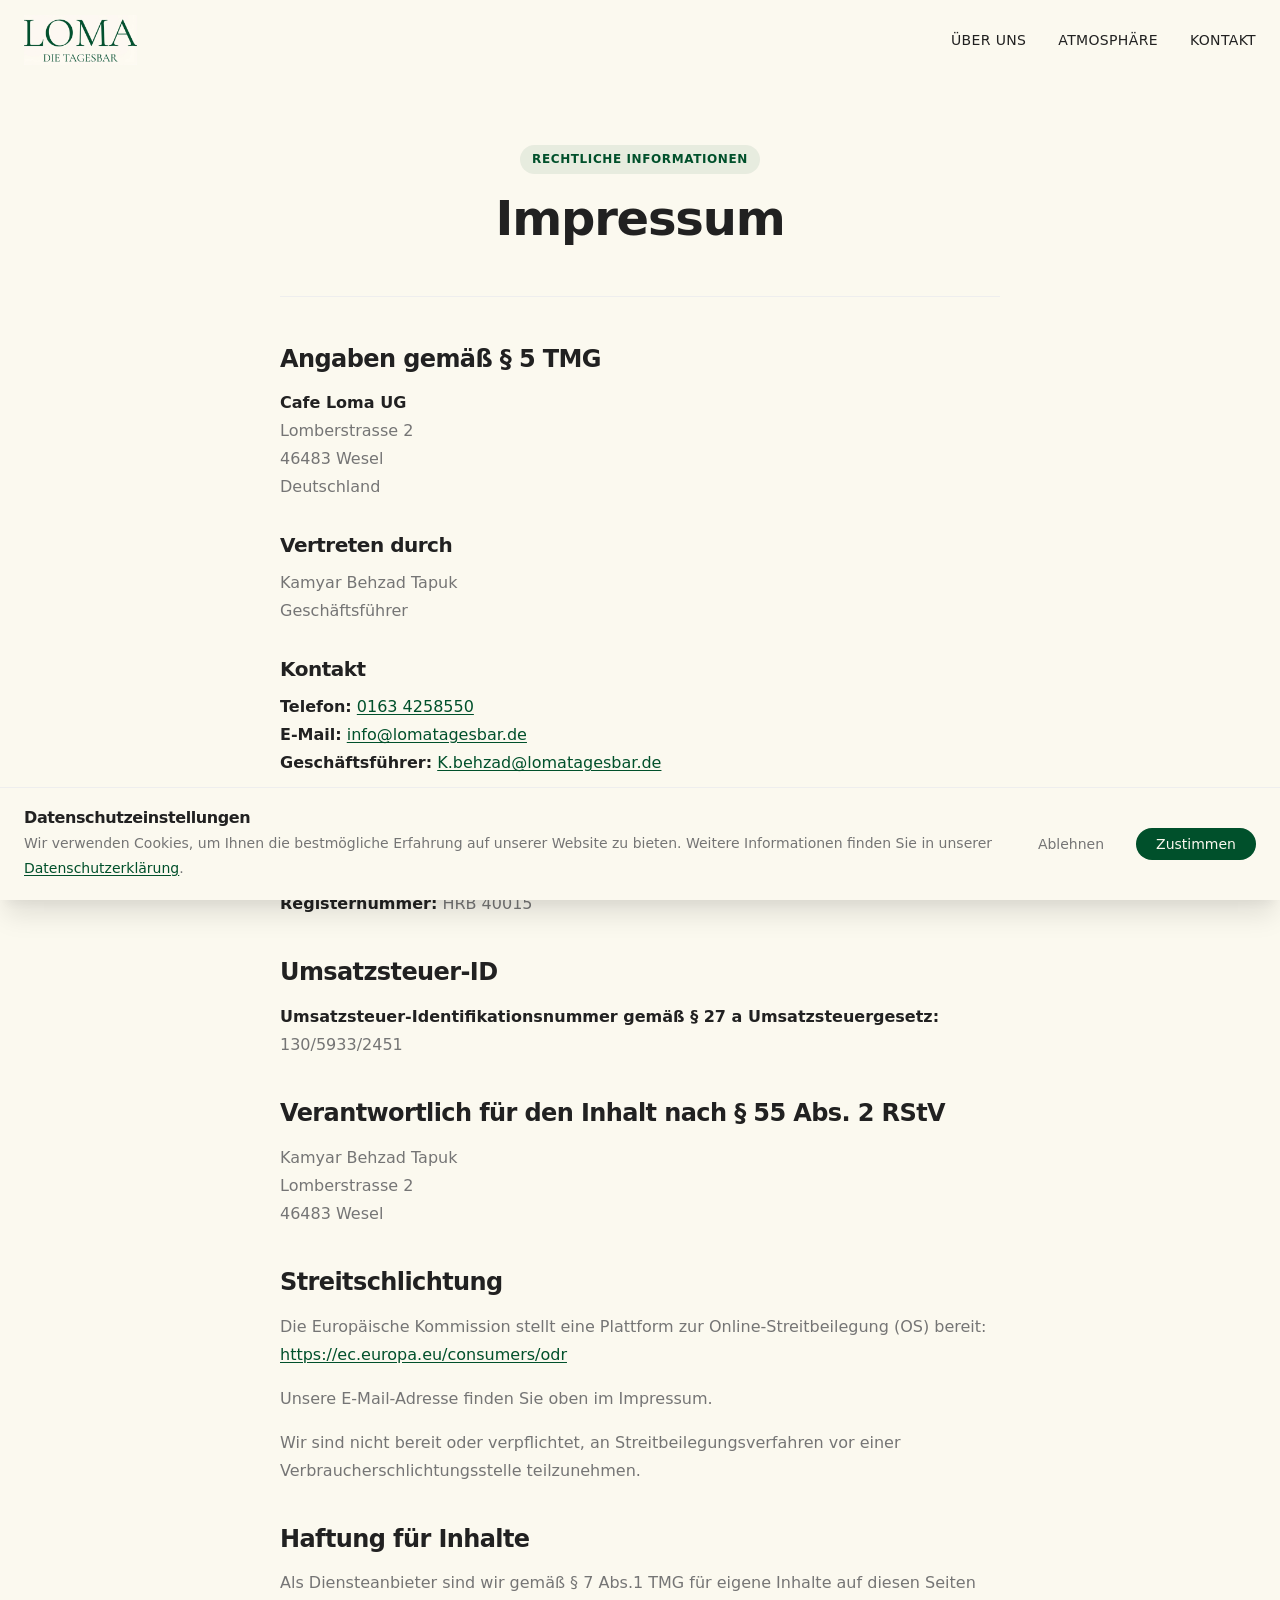
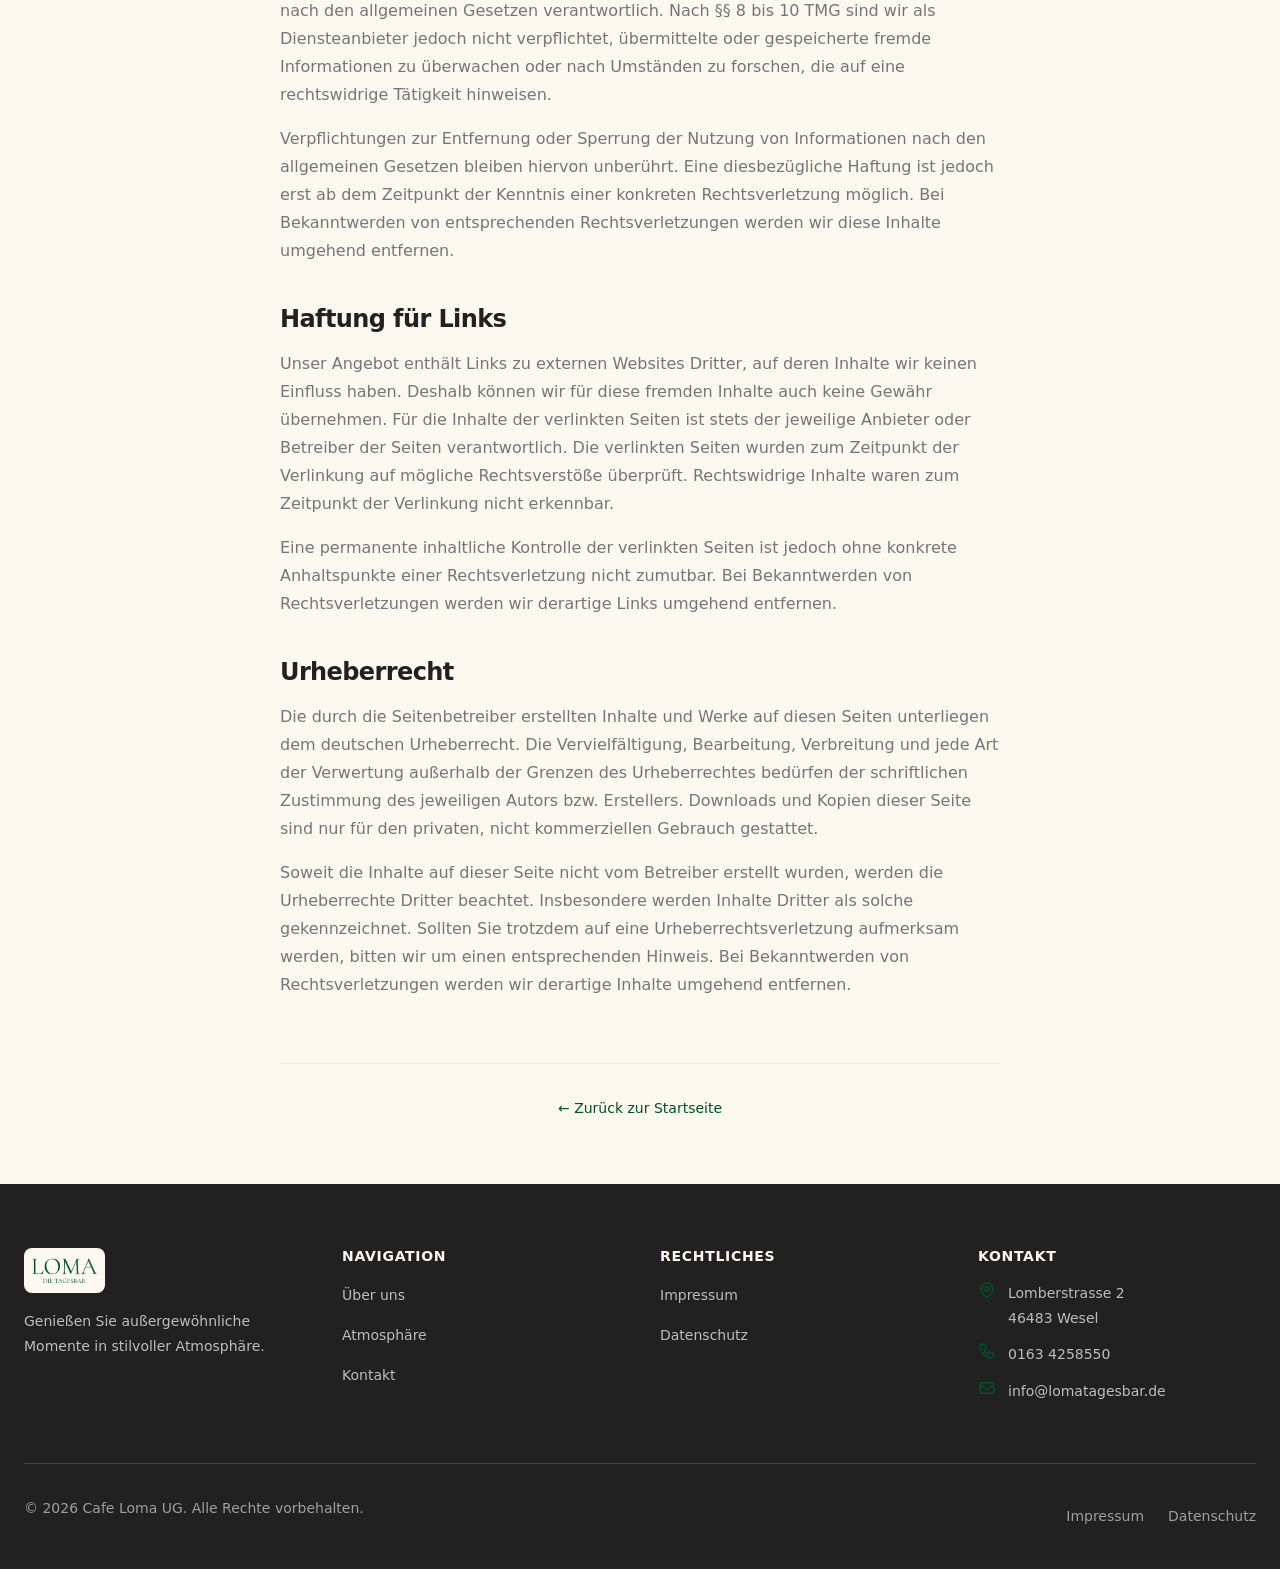
<file: impressum.html>
<!DOCTYPE html>
<html lang="de">
<head>
  <meta charset="UTF-8">
  <meta name="viewport" content="width=device-width, initial-scale=1.0">
  <meta name="description" content="Impressum der Cafe Loma UG - Premium Tagesbar in Wesel.">
  <meta name="theme-color" content="#00502b">
  
  <title>Impressum | Cafe Loma UG</title>
  
  <style>
    @font-face {
      font-family: 'Inter';
      src: local('Inter'), local('Inter Regular');
      font-weight: 400;
      font-style: normal;
      font-display: swap;
    }
    @font-face {
      font-family: 'Inter';
      src: local('Inter Medium');
      font-weight: 500;
      font-style: normal;
      font-display: swap;
    }
    @font-face {
      font-family: 'Inter';
      src: local('Inter SemiBold');
      font-weight: 600;
      font-style: normal;
      font-display: swap;
    }
    @font-face {
      font-family: 'Inter';
      src: local('Inter Bold');
      font-weight: 700;
      font-style: normal;
      font-display: swap;
    }
  </style>
  
  <link rel="stylesheet" href="css/variables.css">
  <link rel="stylesheet" href="css/base.css">
  <link rel="stylesheet" href="css/components.css">
  <link rel="stylesheet" href="css/layout.css">
  <link rel="stylesheet" href="css/pages.css">
  <link rel="stylesheet" href="css/cookie-banner.css">
  
  <link rel="icon" type="image/svg+xml" href="data:image/svg+xml,<svg xmlns='http://www.w3.org/2000/svg' viewBox='0 0 100 100'><text y='.9em' font-size='90'>☕</text></svg>">
</head>
<body>
  
  <!-- Header -->
  <header class="header" role="banner">
    <div class="container">
      <div class="header__inner">
        <a href="index.html" class="logo" aria-label="Cafe Loma - Zur Startseite">
          <img src="images/logo.jpeg" alt="Cafe Loma - Die Tagesbar" class="logo__img">
        </a>
        
        <nav class="nav" role="navigation" aria-label="Hauptnavigation">
          <ul class="nav__links">
            <li><a href="index.html#about" class="nav__link">Über uns</a></li>
            <li><a href="index.html#atmosphare" class="nav__link">Atmosphäre</a></li>
            <li><a href="index.html#kontakt" class="nav__link">Kontakt</a></li>
          </ul>
          
          <button class="menu-toggle" aria-label="Menü öffnen" aria-expanded="false">
            <span class="menu-toggle__line"></span>
            <span class="menu-toggle__line"></span>
            <span class="menu-toggle__line"></span>
          </button>
        </nav>
      </div>
    </div>
  </header>

  <main class="main">
    
    <!-- Legal Page Content -->
    <article class="legal-page">
      <div class="container container--narrow">
        
        <header class="legal-header">
          <span class="section-label">Rechtliche Informationen</span>
          <h1 class="section-title" style="font-size: var(--font-size-5xl);">Impressum</h1>
        </header>
        
        <div class="legal-content">
          
          <h2>Angaben gemäß § 5 TMG</h2>
          
          <address>
            <strong>Cafe Loma UG</strong><br>
            Lomberstrasse 2<br>
            46483 Wesel<br>
            Deutschland
          </address>
          
          <h3>Vertreten durch</h3>
          <p>
            Kamyar Behzad Tapuk<br>
            Geschäftsführer
          </p>
          
          <h3>Kontakt</h3>
          <p>
            <strong>Telefon:</strong> <a href="tel:+491634258550">0163 4258550</a><br>
            <strong>E-Mail:</strong> <a href="mailto:info@lomatagesbar.de">info@lomatagesbar.de</a><br>
            <strong>Geschäftsführer:</strong> <a href="mailto:K.behzad@lomatagesbar.de">K.behzad@lomatagesbar.de</a>
          </p>
          
          <h2>Registereintrag</h2>
          <p>
            <strong>Registergericht:</strong> Amtsgericht Duisburg<br>
            <strong>Registernummer:</strong> HRB 40015
          </p>
          
          <h2>Umsatzsteuer-ID</h2>
          <p>
            <strong>Umsatzsteuer-Identifikationsnummer gemäß § 27 a Umsatzsteuergesetz:</strong><br>
            130/5933/2451
          </p>
          
          <h2>Verantwortlich für den Inhalt nach § 55 Abs. 2 RStV</h2>
          <p>
            Kamyar Behzad Tapuk<br>
            Lomberstrasse 2<br>
            46483 Wesel
          </p>
          
          <h2>Streitschlichtung</h2>
          <p>
            Die Europäische Kommission stellt eine Plattform zur Online-Streitbeilegung (OS) bereit: 
            <a href="https://ec.europa.eu/consumers/odr" target="_blank" rel="noopener noreferrer">https://ec.europa.eu/consumers/odr</a>
          </p>
          <p>
            Unsere E-Mail-Adresse finden Sie oben im Impressum.
          </p>
          <p>
            Wir sind nicht bereit oder verpflichtet, an Streitbeilegungsverfahren vor einer 
            Verbraucherschlichtungsstelle teilzunehmen.
          </p>
          
          <h2>Haftung für Inhalte</h2>
          <p>
            Als Diensteanbieter sind wir gemäß § 7 Abs.1 TMG für eigene Inhalte auf diesen Seiten 
            nach den allgemeinen Gesetzen verantwortlich. Nach §§ 8 bis 10 TMG sind wir als 
            Diensteanbieter jedoch nicht verpflichtet, übermittelte oder gespeicherte fremde 
            Informationen zu überwachen oder nach Umständen zu forschen, die auf eine rechtswidrige 
            Tätigkeit hinweisen.
          </p>
          <p>
            Verpflichtungen zur Entfernung oder Sperrung der Nutzung von Informationen nach den 
            allgemeinen Gesetzen bleiben hiervon unberührt. Eine diesbezügliche Haftung ist jedoch 
            erst ab dem Zeitpunkt der Kenntnis einer konkreten Rechtsverletzung möglich. Bei 
            Bekanntwerden von entsprechenden Rechtsverletzungen werden wir diese Inhalte umgehend 
            entfernen.
          </p>
          
          <h2>Haftung für Links</h2>
          <p>
            Unser Angebot enthält Links zu externen Websites Dritter, auf deren Inhalte wir keinen 
            Einfluss haben. Deshalb können wir für diese fremden Inhalte auch keine Gewähr übernehmen. 
            Für die Inhalte der verlinkten Seiten ist stets der jeweilige Anbieter oder Betreiber der 
            Seiten verantwortlich. Die verlinkten Seiten wurden zum Zeitpunkt der Verlinkung auf 
            mögliche Rechtsverstöße überprüft. Rechtswidrige Inhalte waren zum Zeitpunkt der 
            Verlinkung nicht erkennbar.
          </p>
          <p>
            Eine permanente inhaltliche Kontrolle der verlinkten Seiten ist jedoch ohne konkrete 
            Anhaltspunkte einer Rechtsverletzung nicht zumutbar. Bei Bekanntwerden von 
            Rechtsverletzungen werden wir derartige Links umgehend entfernen.
          </p>
          
          <h2>Urheberrecht</h2>
          <p>
            Die durch die Seitenbetreiber erstellten Inhalte und Werke auf diesen Seiten unterliegen 
            dem deutschen Urheberrecht. Die Vervielfältigung, Bearbeitung, Verbreitung und jede Art 
            der Verwertung außerhalb der Grenzen des Urheberrechtes bedürfen der schriftlichen 
            Zustimmung des jeweiligen Autors bzw. Erstellers. Downloads und Kopien dieser Seite sind 
            nur für den privaten, nicht kommerziellen Gebrauch gestattet.
          </p>
          <p>
            Soweit die Inhalte auf dieser Seite nicht vom Betreiber erstellt wurden, werden die 
            Urheberrechte Dritter beachtet. Insbesondere werden Inhalte Dritter als solche 
            gekennzeichnet. Sollten Sie trotzdem auf eine Urheberrechtsverletzung aufmerksam werden, 
            bitten wir um einen entsprechenden Hinweis. Bei Bekanntwerden von Rechtsverletzungen 
            werden wir derartige Inhalte umgehend entfernen.
          </p>
          
        </div>
        
        <footer class="legal-footer">
          <p>
            <a href="index.html">← Zurück zur Startseite</a>
          </p>
        </footer>
        
      </div>
    </article>

  </main>

  <!-- Footer -->
  <footer class="footer" role="contentinfo">
    <div class="container">
      <div class="footer__grid">
        <div class="footer__brand">
          <img src="images/logo.jpeg" alt="Cafe Loma" class="footer__logo-img">
          <p class="footer__tagline">
            Genießen Sie außergewöhnliche Momente in stilvoller Atmosphäre.
          </p>
        </div>
        
        <div class="footer__nav">
          <h3 class="footer__title">Navigation</h3>
          <ul class="footer__links">
            <li><a href="index.html#about" class="footer__link">Über uns</a></li>
            <li><a href="index.html#atmosphare" class="footer__link">Atmosphäre</a></li>
            <li><a href="index.html#kontakt" class="footer__link">Kontakt</a></li>
          </ul>
        </div>
        
        <div class="footer__legal-nav">
          <h3 class="footer__title">Rechtliches</h3>
          <ul class="footer__links">
            <li><a href="impressum.html" class="footer__link" aria-current="page">Impressum</a></li>
            <li><a href="datenschutz.html" class="footer__link">Datenschutz</a></li>
          </ul>
        </div>
        
        <div class="footer__contact">
          <h3 class="footer__title">Kontakt</h3>
          <div class="footer__contact-item">
            <svg xmlns="http://www.w3.org/2000/svg" fill="none" viewBox="0 0 24 24" stroke="currentColor">
              <path stroke-linecap="round" stroke-linejoin="round" stroke-width="2" d="M17.657 16.657L13.414 20.9a1.998 1.998 0 01-2.827 0l-4.244-4.243a8 8 0 1111.314 0z" />
              <path stroke-linecap="round" stroke-linejoin="round" stroke-width="2" d="M15 11a3 3 0 11-6 0 3 3 0 016 0z" />
            </svg>
            <span>Lomberstrasse 2<br>46483 Wesel</span>
          </div>
          <div class="footer__contact-item">
            <svg xmlns="http://www.w3.org/2000/svg" fill="none" viewBox="0 0 24 24" stroke="currentColor">
              <path stroke-linecap="round" stroke-linejoin="round" stroke-width="2" d="M3 5a2 2 0 012-2h3.28a1 1 0 01.948.684l1.498 4.493a1 1 0 01-.502 1.21l-2.257 1.13a11.042 11.042 0 005.516 5.516l1.13-2.257a1 1 0 011.21-.502l4.493 1.498a1 1 0 01.684.949V19a2 2 0 01-2 2h-1C9.716 21 3 14.284 3 6V5z" />
            </svg>
            <a href="tel:+491634258550">0163 4258550</a>
          </div>
          <div class="footer__contact-item">
            <svg xmlns="http://www.w3.org/2000/svg" fill="none" viewBox="0 0 24 24" stroke="currentColor">
              <path stroke-linecap="round" stroke-linejoin="round" stroke-width="2" d="M3 8l7.89 5.26a2 2 0 002.22 0L21 8M5 19h14a2 2 0 002-2V7a2 2 0 00-2-2H5a2 2 0 00-2 2v10a2 2 0 002 2z" />
            </svg>
            <a href="mailto:info@lomatagesbar.de">info@lomatagesbar.de</a>
          </div>
        </div>
      </div>
      
      <div class="footer__bottom">
        <p class="footer__copyright">
          © 2026 Cafe Loma UG. Alle Rechte vorbehalten.
        </p>
        <div class="footer__legal">
          <a href="impressum.html" class="footer__legal-link" aria-current="page">Impressum</a>
          <a href="datenschutz.html" class="footer__legal-link">Datenschutz</a>
        </div>
      </div>
    </div>
  </footer>

  <!-- Cookie Banner -->
  <aside id="cookie-banner" class="cookie-banner" role="dialog" aria-label="Cookie-Einwilligung" aria-live="polite">
    <div class="container">
      <div class="cookie-banner__inner">
        <div class="cookie-banner__content">
          <h2 class="cookie-banner__title">Datenschutzeinstellungen</h2>
          <p class="cookie-banner__text">
            Wir verwenden Cookies, um Ihnen die bestmögliche Erfahrung auf unserer Website zu bieten. 
            Weitere Informationen finden Sie in unserer <a href="datenschutz.html">Datenschutzerklärung</a>.
          </p>
        </div>
        <div class="cookie-banner__actions">
          <button id="cookie-decline" class="cookie-banner__btn--decline" type="button">
            Ablehnen
          </button>
          <button id="cookie-accept" class="cookie-banner__btn--accept" type="button">
            Zustimmen
          </button>
        </div>
      </div>
    </div>
  </aside>

  <script src="js/cookie-banner.js"></script>
  <script src="js/main.js"></script>

</body>
</html>
</file>
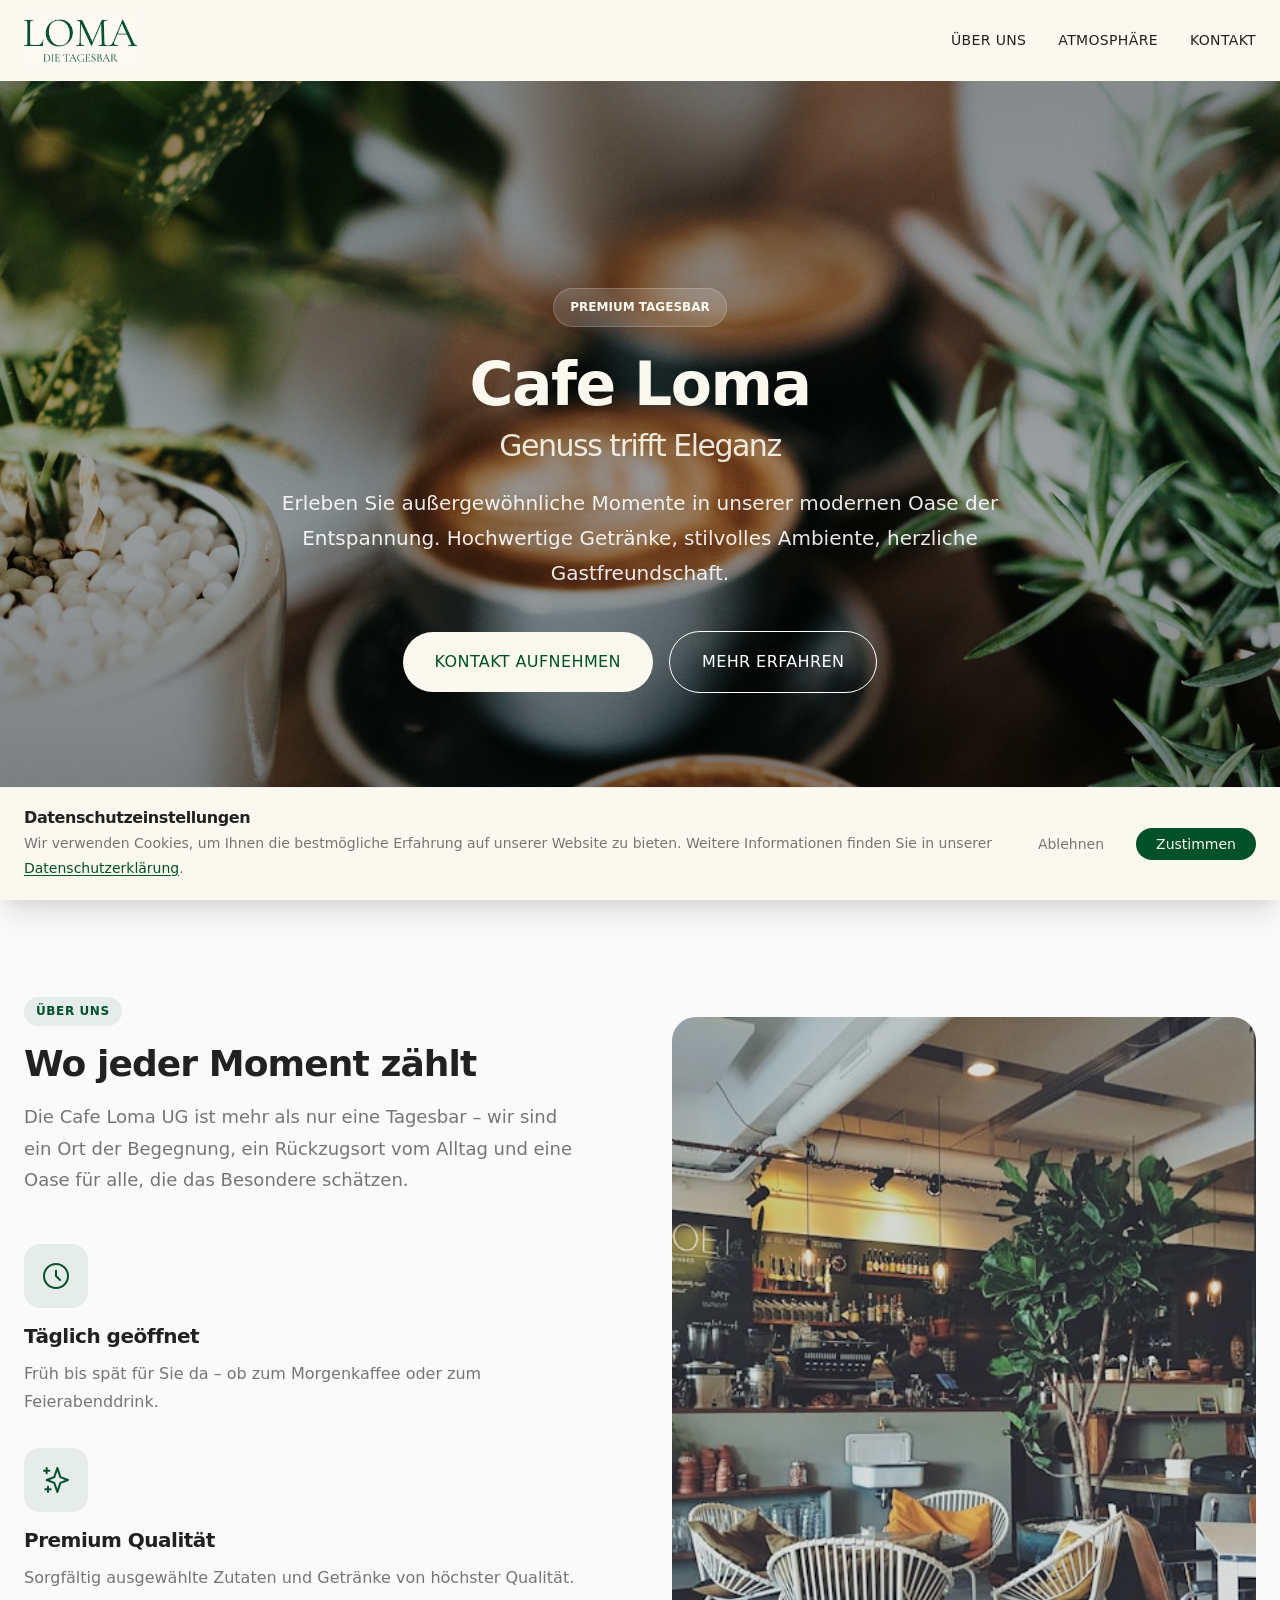
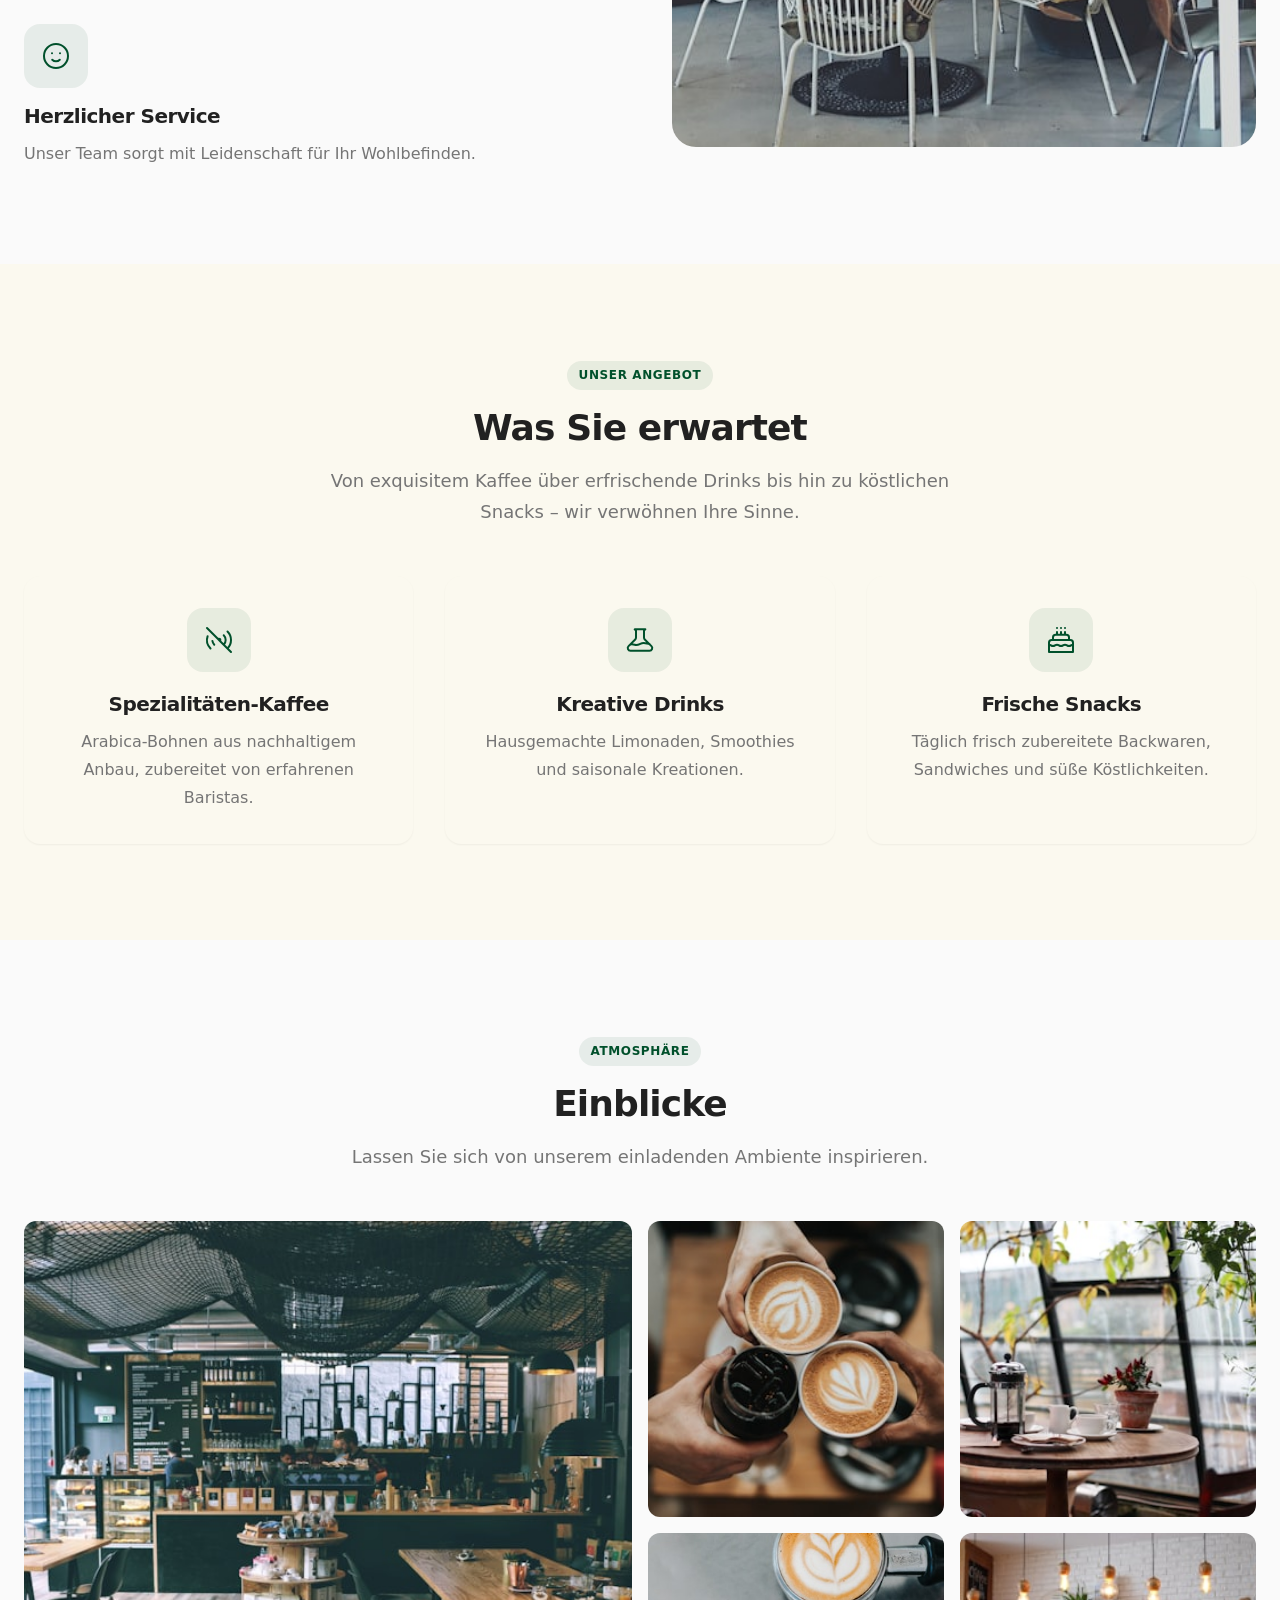
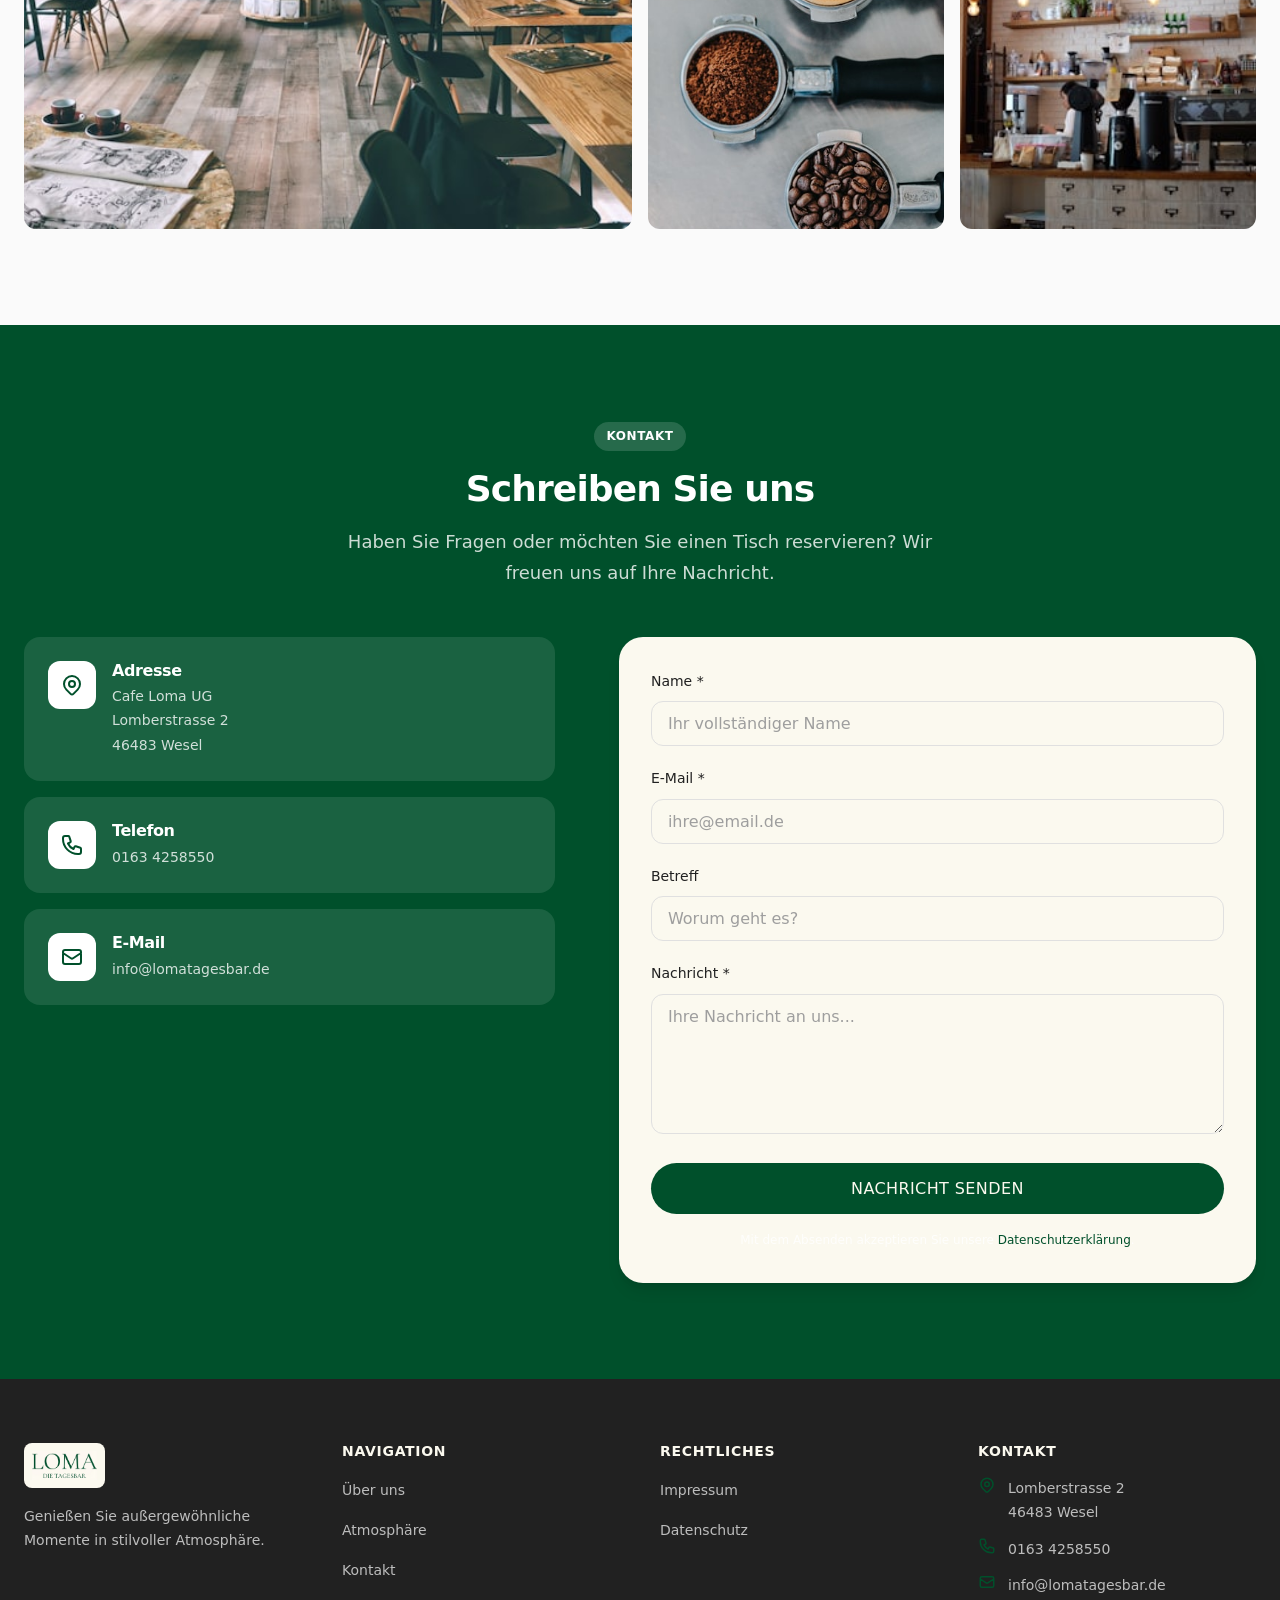
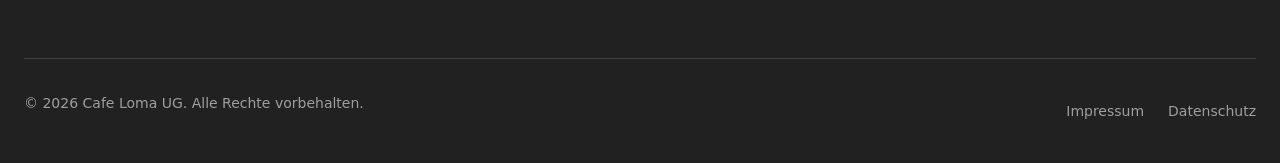
<file: index-hidden.html>
<!DOCTYPE html>
<html lang="de">
<head>
  <meta charset="UTF-8">
  <meta name="viewport" content="width=device-width, initial-scale=1.0">
  <meta name="description" content="Cafe Loma UG - Moderne Premium-Tagesbar in Wesel. Genießen Sie hochwertige Getränke und eine einladende Atmosphäre.">
  <meta name="theme-color" content="#00502b">
  
  <title>Cafe Loma UG | Premium Tagesbar in Wesel</title>
  
  <!-- Preconnect für Performance -->
  <link rel="preconnect" href="https://fonts.googleapis.com" crossorigin>
  
  <!-- Fonts: Inter (lokal einbindbar, hier als Fallback System Fonts) -->
  <style>
    /* System Font Stack als primäre Schriftart (DSGVO-konform, keine externen Requests) */
    @font-face {
      font-family: 'Inter';
      src: local('Inter'), local('Inter Regular');
      font-weight: 400;
      font-style: normal;
      font-display: swap;
    }
    @font-face {
      font-family: 'Inter';
      src: local('Inter Medium');
      font-weight: 500;
      font-style: normal;
      font-display: swap;
    }
    @font-face {
      font-family: 'Inter';
      src: local('Inter SemiBold');
      font-weight: 600;
      font-style: normal;
      font-display: swap;
    }
    @font-face {
      font-family: 'Inter';
      src: local('Inter Bold');
      font-weight: 700;
      font-style: normal;
      font-display: swap;
    }
  </style>
  
  <!-- Stylesheets -->
  <link rel="stylesheet" href="css/variables.css">
  <link rel="stylesheet" href="css/base.css">
  <link rel="stylesheet" href="css/components.css">
  <link rel="stylesheet" href="css/layout.css">
  <link rel="stylesheet" href="css/pages.css">
  <link rel="stylesheet" href="css/cookie-banner.css">
  
  <!-- Favicon -->
  <link rel="icon" type="image/svg+xml" href="data:image/svg+xml,<svg xmlns='http://www.w3.org/2000/svg' viewBox='0 0 100 100'><text y='.9em' font-size='90'>☕</text></svg>">
</head>
<body>
  
  <!-- ============================================
       HEADER / NAVIGATION
       ============================================ -->
  <header class="header" role="banner">
    <div class="container">
      <div class="header__inner">
        <!-- Logo -->
        <a href="index.html" class="logo" aria-label="Cafe Loma - Zur Startseite">
          <img src="images/logo.jpeg" alt="Cafe Loma - Die Tagesbar" class="logo__img">
        </a>
        
        <!-- Navigation -->
        <nav class="nav" role="navigation" aria-label="Hauptnavigation">
          <ul class="nav__links">
            <li><a href="#about" class="nav__link">Über uns</a></li>
            <li><a href="#atmosphare" class="nav__link">Atmosphäre</a></li>
            <li><a href="#kontakt" class="nav__link">Kontakt</a></li>
          </ul>
          
          <!-- Mobile Menu Toggle -->
          <button class="menu-toggle" aria-label="Menü öffnen" aria-expanded="false" aria-controls="nav-menu">
            <span class="menu-toggle__line"></span>
            <span class="menu-toggle__line"></span>
            <span class="menu-toggle__line"></span>
          </button>
        </nav>
      </div>
    </div>
  </header>

  <main class="main">
    
    <!-- ============================================
         HERO SECTION
         ============================================ -->
    <section class="hero" aria-labelledby="hero-title">
      <div class="hero__background">
        <img src="images/hero.jpg" 
             alt="Elegante Kaffeetasse auf einem Tisch in stilvoller Umgebung" 
             loading="eager">
      </div>
      <div class="hero__overlay" aria-hidden="true"></div>
      
      <div class="hero__content">
        <span class="hero__label">Premium Tagesbar</span>
        <h1 id="hero-title" class="hero__title">
          Cafe Loma
          <span>Genuss trifft Eleganz</span>
        </h1>
        <p class="hero__subtitle">
          Erleben Sie außergewöhnliche Momente in unserer modernen Oase der Entspannung. 
          Hochwertige Getränke, stilvolles Ambiente, herzliche Gastfreundschaft.
        </p>
        <div class="hero__actions">
          <a href="#kontakt" class="btn btn--white btn--large">Kontakt aufnehmen</a>
          <a href="#about" class="btn btn--secondary btn--large" style="color: white; border-color: white;">Mehr erfahren</a>
        </div>
      </div>
      
      <a href="#about" class="hero__scroll" aria-label="Zum Inhalt scrollen">
        <span class="hero__scroll-text">Scroll</span>
        <svg class="hero__scroll-icon" xmlns="http://www.w3.org/2000/svg" fill="none" viewBox="0 0 24 24" stroke="currentColor" aria-hidden="true">
          <path stroke-linecap="round" stroke-linejoin="round" stroke-width="2" d="M19 14l-7 7m0 0l-7-7m7 7V3" />
        </svg>
      </a>
    </section>

    <!-- ============================================
         ABOUT SECTION
         ============================================ -->
    <section id="about" class="section section--alt" aria-labelledby="about-title">
      <div class="container">
        <div class="about">
          <div class="about__content">
            <div class="section-header section-header--left">
              <span class="section-label">Über uns</span>
              <h2 id="about-title" class="section-title">Wo jeder Moment zählt</h2>
              <p class="section-subtitle">
                Die Cafe Loma UG ist mehr als nur eine Tagesbar – wir sind ein Ort der Begegnung, 
                ein Rückzugsort vom Alltag und eine Oase für alle, die das Besondere schätzen.
              </p>
            </div>
            
            <div class="features" style="grid-template-columns: 1fr; margin-top: var(--space-8);">
              <div class="feature" style="text-align: left; padding: 0; box-shadow: none; background: transparent;">
                <div class="feature__icon" style="margin: 0 0 var(--space-4) 0;">
                  <svg xmlns="http://www.w3.org/2000/svg" fill="none" viewBox="0 0 24 24" stroke="currentColor">
                    <path stroke-linecap="round" stroke-linejoin="round" stroke-width="1.5" d="M12 8v4l3 3m6-3a9 9 0 11-18 0 9 9 0 0118 0z" />
                  </svg>
                </div>
                <h3 class="feature__title">Täglich geöffnet</h3>
                <p class="feature__text">Früh bis spät für Sie da – ob zum Morgenkaffee oder zum Feierabenddrink.</p>
              </div>
              
              <div class="feature" style="text-align: left; padding: 0; box-shadow: none; background: transparent;">
                <div class="feature__icon" style="margin: 0 0 var(--space-4) 0;">
                  <svg xmlns="http://www.w3.org/2000/svg" fill="none" viewBox="0 0 24 24" stroke="currentColor">
                    <path stroke-linecap="round" stroke-linejoin="round" stroke-width="1.5" d="M5 3v4M3 5h4M6 17v4m-2-2h4m5-16l2.286 6.857L21 12l-5.714 2.143L13 21l-2.286-6.857L5 12l5.714-2.143L13 3z" />
                  </svg>
                </div>
                <h3 class="feature__title">Premium Qualität</h3>
                <p class="feature__text">Sorgfältig ausgewählte Zutaten und Getränke von höchster Qualität.</p>
              </div>
              
              <div class="feature" style="text-align: left; padding: 0; box-shadow: none; background: transparent;">
                <div class="feature__icon" style="margin: 0 0 var(--space-4) 0;">
                  <svg xmlns="http://www.w3.org/2000/svg" fill="none" viewBox="0 0 24 24" stroke="currentColor">
                    <path stroke-linecap="round" stroke-linejoin="round" stroke-width="1.5" d="M14.828 14.828a4 4 0 01-5.656 0M9 10h.01M15 10h.01M21 12a9 9 0 11-18 0 9 9 0 0118 0z" />
                  </svg>
                </div>
                <h3 class="feature__title">Herzlicher Service</h3>
                <p class="feature__text">Unser Team sorgt mit Leidenschaft für Ihr Wohlbefinden.</p>
              </div>
            </div>
          </div>
          
          <div class="about__image">
            <img src="images/about.jpg" 
                 alt="Innenansicht des Cafe Loma mit stilvoller Einrichtung" 
                 loading="lazy">
          </div>
        </div>
      </div>
    </section>

    <!-- ============================================
         FEATURES SECTION
         ============================================ -->
    <section class="section" aria-labelledby="features-title">
      <div class="container">
        <div class="section-header">
          <span class="section-label">Unser Angebot</span>
          <h2 id="features-title" class="section-title">Was Sie erwartet</h2>
          <p class="section-subtitle">
            Von exquisitem Kaffee über erfrischende Drinks bis hin zu köstlichen Snacks – 
            wir verwöhnen Ihre Sinne.
          </p>
        </div>
        
        <div class="features grid--3">
          <article class="feature">
            <div class="feature__icon">
              <svg xmlns="http://www.w3.org/2000/svg" fill="none" viewBox="0 0 24 24" stroke="currentColor">
                <path stroke-linecap="round" stroke-linejoin="round" stroke-width="1.5" d="M18.364 5.636a9 9 0 010 12.728m0 0l-2.829-2.829m2.829 2.829L21 21M15.536 8.464a5 5 0 010 7.072m0 0l-2.829-2.829m-4.243 2.829a4.978 4.978 0 01-1.414-2.83m-1.414 5.658a9 9 0 01-2.167-9.238m7.824 2.167a1 1 0 111.414 1.414m-1.414-1.414L3 3m8.293 8.293l1.414 1.414" />
              </svg>
            </div>
            <h3 class="feature__title">Spezialitäten-Kaffee</h3>
            <p class="feature__text">Arabica-Bohnen aus nachhaltigem Anbau, zubereitet von erfahrenen Baristas.</p>
          </article>
          
          <article class="feature">
            <div class="feature__icon">
              <svg xmlns="http://www.w3.org/2000/svg" fill="none" viewBox="0 0 24 24" stroke="currentColor">
                <path stroke-linecap="round" stroke-linejoin="round" stroke-width="1.5" d="M19.428 15.428a2 2 0 00-1.022-.547l-2.387-.477a6 6 0 00-3.86.517l-.318.158a6 6 0 01-3.86.517L6.05 15.21a2 2 0 00-1.806.547M8 4h8l-1 1v5.172a2 2 0 00.586 1.414l5 5c1.26 1.26.367 3.414-1.415 3.414H4.828c-1.782 0-2.674-2.154-1.414-3.414l5-5A2 2 0 009 10.172V5L8 4z" />
              </svg>
            </div>
            <h3 class="feature__title">Kreative Drinks</h3>
            <p class="feature__text">Hausgemachte Limonaden, Smoothies und saisonale Kreationen.</p>
          </article>
          
          <article class="feature">
            <div class="feature__icon">
              <svg xmlns="http://www.w3.org/2000/svg" fill="none" viewBox="0 0 24 24" stroke="currentColor">
                <path stroke-linecap="round" stroke-linejoin="round" stroke-width="1.5" d="M21 15.546c-.523 0-1.046.151-1.5.454a2.704 2.704 0 01-3 0 2.704 2.704 0 00-3 0 2.704 2.704 0 01-3 0 2.704 2.704 0 00-3 0 2.704 2.704 0 01-3 0 2.701 2.701 0 00-1.5-.454M9 6v2m3-2v2m3-2v2M9 3h.01M12 3h.01M15 3h.01M21 21v-7a2 2 0 00-2-2H5a2 2 0 00-2 2v7h18zm-3-9v-2a2 2 0 00-2-2H8a2 2 0 00-2 2v2h12z" />
              </svg>
            </div>
            <h3 class="feature__title">Frische Snacks</h3>
            <p class="feature__text">Täglich frisch zubereitete Backwaren, Sandwiches und süße Köstlichkeiten.</p>
          </article>
        </div>
      </div>
    </section>

    <!-- ============================================
         GALLERY SECTION
         ============================================ -->
    <section id="atmosphare" class="section section--alt" aria-labelledby="gallery-title">
      <div class="container">
        <div class="section-header">
          <span class="section-label">Atmosphäre</span>
          <h2 id="gallery-title" class="section-title">Einblicke</h2>
          <p class="section-subtitle">
            Lassen Sie sich von unserem einladenden Ambiente inspirieren.
          </p>
        </div>
        
        <div class="gallery">
          <figure class="gallery__item gallery__item--large">
            <img src="images/gallery-1.jpg" 
                 alt="Gemütlicher Sitzbereich im Cafe Loma" 
                 loading="lazy">
            <figcaption class="gallery__overlay">
              <span class="gallery__caption">Gemütlicher Sitzbereich</span>
            </figcaption>
          </figure>
          
          <figure class="gallery__item">
            <img src="images/gallery-2.jpg" 
                 alt="Latte Art Kaffee" 
                 loading="lazy">
            <figcaption class="gallery__overlay">
              <span class="gallery__caption">Kunstvolle Kaffee-Kreationen</span>
            </figcaption>
          </figure>
          
          <figure class="gallery__item">
            <img src="images/gallery-3.jpg" 
                 alt="Frische Backwaren" 
                 loading="lazy">
            <figcaption class="gallery__overlay">
              <span class="gallery__caption">Hausgemachte Spezialitäten</span>
            </figcaption>
          </figure>
          
          <figure class="gallery__item">
            <img src="images/gallery-4.jpg" 
                 alt="Kaffee Zubereitung" 
                 loading="lazy">
            <figcaption class="gallery__overlay">
              <span class="gallery__caption">Handwerkliche Zubereitung</span>
            </figcaption>
          </figure>
          
          <figure class="gallery__item">
            <img src="images/gallery-5.jpg" 
                 alt="Außenansicht des Cafe" 
                 loading="lazy">
            <figcaption class="gallery__overlay">
              <span class="gallery__caption">Willkommen im Cafe Loma</span>
            </figcaption>
          </figure>
        </div>
      </div>
    </section>

    <!-- ============================================
         CONTACT SECTION
         ============================================ -->
    <section id="kontakt" class="section section--dark" aria-labelledby="contact-title">
      <div class="container">
        <div class="section-header">
          <span class="section-label" style="background-color: rgba(255,255,255,0.15); color: white;">Kontakt</span>
          <h2 id="contact-title" class="section-title" style="color: white;">Schreiben Sie uns</h2>
          <p class="section-subtitle" style="color: rgba(255,255,255,0.8);">
            Haben Sie Fragen oder möchten Sie einen Tisch reservieren? 
            Wir freuen uns auf Ihre Nachricht.
          </p>
        </div>
        
        <div class="contact">
          <div class="contact__info">
            <div class="info-card" style="background-color: rgba(255,255,255,0.1);">
              <div class="info-card__icon" style="background-color: white; color: #00502b;">
                <svg xmlns="http://www.w3.org/2000/svg" fill="none" viewBox="0 0 24 24" stroke="currentColor">
                  <path stroke-linecap="round" stroke-linejoin="round" stroke-width="2" d="M17.657 16.657L13.414 20.9a1.998 1.998 0 01-2.827 0l-4.244-4.243a8 8 0 1111.314 0z" />
                  <path stroke-linecap="round" stroke-linejoin="round" stroke-width="2" d="M15 11a3 3 0 11-6 0 3 3 0 016 0z" />
                </svg>
              </div>
              <div class="info-card__content">
                <h3 class="info-card__title" style="color: white;">Adresse</h3>
                <p class="info-card__text" style="color: rgba(255,255,255,0.8);">
                  Cafe Loma UG<br>
                  Lomberstrasse 2<br>
                  46483 Wesel
                </p>
              </div>
            </div>
            
            <div class="info-card" style="background-color: rgba(255,255,255,0.1);">
              <div class="info-card__icon" style="background-color: white; color: #00502b;">
                <svg xmlns="http://www.w3.org/2000/svg" fill="none" viewBox="0 0 24 24" stroke="currentColor">
                  <path stroke-linecap="round" stroke-linejoin="round" stroke-width="2" d="M3 5a2 2 0 012-2h3.28a1 1 0 01.948.684l1.498 4.493a1 1 0 01-.502 1.21l-2.257 1.13a11.042 11.042 0 005.516 5.516l1.13-2.257a1 1 0 011.21-.502l4.493 1.498a1 1 0 01.684.949V19a2 2 0 01-2 2h-1C9.716 21 3 14.284 3 6V5z" />
                </svg>
              </div>
              <div class="info-card__content">
                <h3 class="info-card__title" style="color: white;">Telefon</h3>
                <p class="info-card__text" style="color: rgba(255,255,255,0.8);">
                  <a href="tel:+491634258550" style="color: rgba(255,255,255,0.8);">0163 4258550</a>
                </p>
              </div>
            </div>
            
            <div class="info-card" style="background-color: rgba(255,255,255,0.1);">
              <div class="info-card__icon" style="background-color: white; color: #00502b;">
                <svg xmlns="http://www.w3.org/2000/svg" fill="none" viewBox="0 0 24 24" stroke="currentColor">
                  <path stroke-linecap="round" stroke-linejoin="round" stroke-width="2" d="M3 8l7.89 5.26a2 2 0 002.22 0L21 8M5 19h14a2 2 0 002-2V7a2 2 0 00-2-2H5a2 2 0 00-2 2v10a2 2 0 002 2z" />
                </svg>
              </div>
              <div class="info-card__content">
                <h3 class="info-card__title" style="color: white;">E-Mail</h3>
                <p class="info-card__text" style="color: rgba(255,255,255,0.8);">
                  <a href="mailto:info@lomatagesbar.de" style="color: rgba(255,255,255,0.8);">info@lomatagesbar.de</a>
                </p>
              </div>
            </div>
          </div>
          
          <div class="contact__form-wrapper">
            <!-- Alert Messages -->
            <div id="form-success" class="alert alert--success alert--hidden" role="alert">
              <strong>Vielen Dank!</strong> Ihre Nachricht wurde erfolgreich gesendet. Wir melden uns bei Ihnen.
            </div>
            <div id="form-error" class="alert alert--error alert--hidden" role="alert">
              <strong>Fehler!</strong> <span>Bitte versuchen Sie es später erneut.</span>
            </div>
            
            <!-- Web3Forms Contact Form -->
            <form id="contact-form" action="https://api.web3forms.com/submit" method="POST" novalidate>
              <!-- Web3Forms Access Key - HIER DEINEN KEY EINFÜGEN -->
              <input type="hidden" name="access_key" value="HIER_DEIN_WEB3FORMS_KEY_EINFÜGEN">
              
              <!-- Honeypot Field (Spam Protection) -->
              <input type="checkbox" name="botcheck" class="sr-only" tabindex="-1" autocomplete="off">
              
              <!-- Redirect after submission (optional) -->
              <input type="hidden" name="redirect" value="">
              
              <div class="form-group">
                <label for="name" class="form-label">Name *</label>
                <input type="text" id="name" name="name" class="form-input" placeholder="Ihr vollständiger Name" required>
                <span class="form-error">Bitte geben Sie Ihren Namen ein.</span>
              </div>
              
              <div class="form-group">
                <label for="email" class="form-label">E-Mail *</label>
                <input type="email" id="email" name="email" class="form-input" placeholder="ihre@email.de" required>
                <span class="form-error">Bitte geben Sie eine gültige E-Mail-Adresse ein.</span>
              </div>
              
              <div class="form-group">
                <label for="subject" class="form-label">Betreff</label>
                <input type="text" id="subject" name="subject_line" class="form-input" placeholder="Worum geht es?">
              </div>
              
              <div class="form-group">
                <label for="message" class="form-label">Nachricht *</label>
                <textarea id="message" name="message" class="form-textarea" placeholder="Ihre Nachricht an uns..." required></textarea>
                <span class="form-error">Bitte geben Sie eine Nachricht ein.</span>
              </div>
              
              <div class="form-group" style="margin-bottom: 0;">
                <button type="submit" class="btn btn--primary btn--large" style="width: 100%;">
                  Nachricht senden
                </button>
              </div>
              
              <p class="text-muted" style="font-size: var(--font-size-xs); margin-top: var(--space-4); text-align: center;">
                Mit dem Absenden akzeptieren Sie unsere <a href="datenschutz.html">Datenschutzerklärung</a>.
              </p>
            </form>
          </div>
        </div>
      </div>
    </section>

  </main>

  <!-- ============================================
       FOOTER
       ============================================ -->
  <footer class="footer" role="contentinfo">
    <div class="container">
      <div class="footer__grid">
        <!-- Brand -->
        <div class="footer__brand">
          <img src="images/logo.jpeg" alt="Cafe Loma" class="footer__logo-img">
          <p class="footer__tagline">
            Genießen Sie außergewöhnliche Momente in stilvoller Atmosphäre.
          </p>
        </div>
        
        <!-- Navigation -->
        <div class="footer__nav">
          <h3 class="footer__title">Navigation</h3>
          <ul class="footer__links">
            <li><a href="#about" class="footer__link">Über uns</a></li>
            <li><a href="#atmosphare" class="footer__link">Atmosphäre</a></li>
            <li><a href="#kontakt" class="footer__link">Kontakt</a></li>
          </ul>
        </div>
        
        <!-- Legal -->
        <div class="footer__legal-nav">
          <h3 class="footer__title">Rechtliches</h3>
          <ul class="footer__links">
            <li><a href="impressum.html" class="footer__link">Impressum</a></li>
            <li><a href="datenschutz.html" class="footer__link">Datenschutz</a></li>
          </ul>
        </div>
        
        <!-- Contact -->
        <div class="footer__contact">
          <h3 class="footer__title">Kontakt</h3>
          <div class="footer__contact-item">
            <svg xmlns="http://www.w3.org/2000/svg" fill="none" viewBox="0 0 24 24" stroke="currentColor">
              <path stroke-linecap="round" stroke-linejoin="round" stroke-width="2" d="M17.657 16.657L13.414 20.9a1.998 1.998 0 01-2.827 0l-4.244-4.243a8 8 0 1111.314 0z" />
              <path stroke-linecap="round" stroke-linejoin="round" stroke-width="2" d="M15 11a3 3 0 11-6 0 3 3 0 016 0z" />
            </svg>
            <span>Lomberstrasse 2<br>46483 Wesel</span>
          </div>
          <div class="footer__contact-item">
            <svg xmlns="http://www.w3.org/2000/svg" fill="none" viewBox="0 0 24 24" stroke="currentColor">
              <path stroke-linecap="round" stroke-linejoin="round" stroke-width="2" d="M3 5a2 2 0 012-2h3.28a1 1 0 01.948.684l1.498 4.493a1 1 0 01-.502 1.21l-2.257 1.13a11.042 11.042 0 005.516 5.516l1.13-2.257a1 1 0 011.21-.502l4.493 1.498a1 1 0 01.684.949V19a2 2 0 01-2 2h-1C9.716 21 3 14.284 3 6V5z" />
            </svg>
            <a href="tel:+491634258550">0163 4258550</a>
          </div>
          <div class="footer__contact-item">
            <svg xmlns="http://www.w3.org/2000/svg" fill="none" viewBox="0 0 24 24" stroke="currentColor">
              <path stroke-linecap="round" stroke-linejoin="round" stroke-width="2" d="M3 8l7.89 5.26a2 2 0 002.22 0L21 8M5 19h14a2 2 0 002-2V7a2 2 0 00-2-2H5a2 2 0 00-2 2v10a2 2 0 002 2z" />
            </svg>
            <a href="mailto:info@lomatagesbar.de">info@lomatagesbar.de</a>
          </div>
        </div>
      </div>
      
      <div class="footer__bottom">
        <p class="footer__copyright">
          © 2026 Cafe Loma UG. Alle Rechte vorbehalten.
        </p>
        <div class="footer__legal">
          <a href="impressum.html" class="footer__legal-link">Impressum</a>
          <a href="datenschutz.html" class="footer__legal-link">Datenschutz</a>
        </div>
      </div>
    </div>
  </footer>

  <!-- ============================================
       COOKIE BANNER (DSGVO)
       ============================================ -->
  <aside id="cookie-banner" class="cookie-banner" role="dialog" aria-label="Cookie-Einwilligung" aria-live="polite">
    <div class="container">
      <div class="cookie-banner__inner">
        <div class="cookie-banner__content">
          <h2 class="cookie-banner__title">Datenschutzeinstellungen</h2>
          <p class="cookie-banner__text">
            Wir verwenden Cookies, um Ihnen die bestmögliche Erfahrung auf unserer Website zu bieten. 
            Weitere Informationen finden Sie in unserer <a href="datenschutz.html">Datenschutzerklärung</a>.
          </p>
        </div>
        <div class="cookie-banner__actions">
          <button id="cookie-decline" class="cookie-banner__btn--decline" type="button">
            Ablehnen
          </button>
          <button id="cookie-accept" class="cookie-banner__btn--accept" type="button">
            Zustimmen
          </button>
        </div>
      </div>
    </div>
  </aside>

  <!-- Scripts -->
  <script src="js/cookie-banner.js"></script>
  <script src="js/form-handler.js"></script>
  <script src="js/main.js"></script>

</body>
</html>
</file>
<file: css/variables.css>
/* ============================================
   CAFE LOMA - DESIGN SYSTEM
   Variables & Tokens
   ============================================ */

:root {
  /* ------------------------------------------
     Brand Colors
     ------------------------------------------ */
  --color-primary: #00502b;
  --color-primary-dark: #003d21;
  --color-primary-light: #006b3a;
  --color-primary-transparent: rgba(0, 80, 43, 0.08);
  
  --color-white: #fbf9ef;
  --color-black: #1a1a1a;
  --color-gray-900: #212121;
  --color-gray-800: #424242;
  --color-gray-700: #616161;
  --color-gray-600: #757575;
  --color-gray-500: #9e9e9e;
  --color-gray-400: #bdbdbd;
  --color-gray-300: #e0e0e0;
  --color-gray-200: #eeeeee;
  --color-gray-100: #f5f5f5;
  --color-gray-50: #fafafa;

  /* ------------------------------------------
     Semantic Colors
     ------------------------------------------ */
  --color-text-primary: var(--color-gray-900);
  --color-text-secondary: var(--color-gray-600);
  --color-text-muted: var(--color-gray-500);
  --color-text-inverse: var(--color-white);
  
  --color-background: var(--color-white);
  --color-background-alt: var(--color-gray-50);
  --color-background-dark: var(--color-primary);

  /* ------------------------------------------
     Typography
     ------------------------------------------ */
  --font-family-primary: 'Inter', system-ui, -apple-system, BlinkMacSystemFont, 'Segoe UI', sans-serif;
  --font-family-display: 'Playfair Display', Georgia, serif;
  
  --font-size-xs: 0.75rem;      /* 12px */
  --font-size-sm: 0.875rem;     /* 14px */
  --font-size-base: 1rem;       /* 16px */
  --font-size-lg: 1.125rem;     /* 18px */
  --font-size-xl: 1.25rem;      /* 20px */
  --font-size-2xl: 1.5rem;      /* 24px */
  --font-size-3xl: 1.875rem;    /* 30px */
  --font-size-4xl: 2.25rem;     /* 36px */
  --font-size-5xl: 3rem;        /* 48px */
  --font-size-6xl: 3.75rem;     /* 60px */
  
  --font-weight-normal: 400;
  --font-weight-medium: 500;
  --font-weight-semibold: 600;
  --font-weight-bold: 700;
  
  --line-height-tight: 1.2;
  --line-height-normal: 1.5;
  --line-height-relaxed: 1.75;
  
  --letter-spacing-tight: -0.025em;
  --letter-spacing-normal: 0;
  --letter-spacing-wide: 0.025em;
  --letter-spacing-wider: 0.05em;

  /* ------------------------------------------
     Spacing Scale
     ------------------------------------------ */
  --space-1: 0.25rem;   /* 4px */
  --space-2: 0.5rem;    /* 8px */
  --space-3: 0.75rem;   /* 12px */
  --space-4: 1rem;      /* 16px */
  --space-5: 1.25rem;   /* 20px */
  --space-6: 1.5rem;    /* 24px */
  --space-8: 2rem;      /* 32px */
  --space-10: 2.5rem;   /* 40px */
  --space-12: 3rem;     /* 48px */
  --space-16: 4rem;     /* 64px */
  --space-20: 5rem;     /* 80px */
  --space-24: 6rem;     /* 96px */
  --space-32: 8rem;     /* 128px */

  /* ------------------------------------------
     Layout
     ------------------------------------------ */
  --container-max: 1280px;
  --container-narrow: 768px;
  
  --section-padding-y: var(--space-24);
  --section-padding-y-sm: var(--space-16);

  /* ------------------------------------------
     Border Radius
     ------------------------------------------ */
  --radius-sm: 0.25rem;
  --radius-md: 0.5rem;
  --radius-lg: 0.75rem;
  --radius-xl: 1rem;
  --radius-2xl: 1.5rem;
  --radius-full: 9999px;

  /* ------------------------------------------
     Shadows
     ------------------------------------------ */
  --shadow-sm: 0 1px 2px 0 rgba(0, 0, 0, 0.05);
  --shadow-md: 0 4px 6px -1px rgba(0, 0, 0, 0.1), 0 2px 4px -1px rgba(0, 0, 0, 0.06);
  --shadow-lg: 0 10px 15px -3px rgba(0, 0, 0, 0.1), 0 4px 6px -2px rgba(0, 0, 0, 0.05);
  --shadow-xl: 0 20px 25px -5px rgba(0, 0, 0, 0.1), 0 10px 10px -5px rgba(0, 0, 0, 0.04);

  /* ------------------------------------------
     Transitions
     ------------------------------------------ */
  --transition-fast: 150ms ease;
  --transition-base: 250ms ease;
  --transition-slow: 350ms ease;

  /* ------------------------------------------
     Z-Index Scale
     ------------------------------------------ */
  --z-dropdown: 100;
  --z-sticky: 200;
  --z-header: 300;
  --z-modal: 400;
  --z-cookie-banner: 500;
}

/* ============================================
   Media Query Breakpoints (Reference)
   ============================================ */
/*
   sm: 640px
   md: 768px
   lg: 1024px
   xl: 1280px
   2xl: 1536px
*/
</file>
<file: css/base.css>
/* ============================================
   CAFE LOMA - BASE STYLES
   Reset & Global Styles
   ============================================ */

/* Modern CSS Reset */
*,
*::before,
*::after {
  box-sizing: border-box;
  margin: 0;
  padding: 0;
}

/* Document Settings */
html {
  font-size: 16px;
  scroll-behavior: smooth;
  -webkit-font-smoothing: antialiased;
  -moz-osx-font-smoothing: grayscale;
  text-rendering: optimizeLegibility;
}

@media (prefers-reduced-motion: reduce) {
  html {
    scroll-behavior: auto;
  }
}

/* Body Base */
body {
  font-family: var(--font-family-primary);
  font-size: var(--font-size-base);
  font-weight: var(--font-weight-normal);
  line-height: var(--line-height-relaxed);
  color: var(--color-text-primary);
  background-color: var(--color-background);
}

/* Typography Reset */
h1, h2, h3, h4, h5, h6 {
  font-family: var(--font-family-primary);
  font-weight: var(--font-weight-semibold);
  line-height: var(--line-height-tight);
  letter-spacing: var(--letter-spacing-tight);
  color: var(--color-text-primary);
}

h1 { font-size: var(--font-size-5xl); }
h2 { font-size: var(--font-size-4xl); }
h3 { font-size: var(--font-size-3xl); }
h4 { font-size: var(--font-size-2xl); }
h5 { font-size: var(--font-size-xl); }
h6 { font-size: var(--font-size-lg); }

@media (max-width: 768px) {
  h1 { font-size: var(--font-size-4xl); }
  h2 { font-size: var(--font-size-3xl); }
  h3 { font-size: var(--font-size-2xl); }
}

/* Paragraph */
p {
  margin-bottom: var(--space-4);
  color: var(--color-text-secondary);
}

p:last-child {
  margin-bottom: 0;
}

/* Links */
a {
  color: var(--color-primary);
  text-decoration: none;
  transition: color var(--transition-fast);
}

a:hover {
  color: var(--color-primary-dark);
}

a:focus-visible {
  outline: 2px solid var(--color-primary);
  outline-offset: 2px;
}

/* Lists */
ul, ol {
  list-style: none;
}

/* Images */
img {
  max-width: 100%;
  height: auto;
  display: block;
}

/* Form Elements */
input,
textarea,
select,
button {
  font-family: inherit;
  font-size: inherit;
}

button {
  cursor: pointer;
  border: none;
  background: none;
}

/* Selection */
::selection {
  background-color: var(--color-primary);
  color: var(--color-white);
}

/* Focus Visible (Accessibility) */
:focus-visible {
  outline: 2px solid var(--color-primary);
  outline-offset: 2px;
}

/* Screen Reader Only */
.sr-only {
  position: absolute;
  width: 1px;
  height: 1px;
  padding: 0;
  margin: -1px;
  overflow: hidden;
  clip: rect(0, 0, 0, 0);
  white-space: nowrap;
  border: 0;
}
</file>
<file: css/components.css>
/* ============================================
   CAFE LOMA - UI COMPONENTS
   Reusable Components
   ============================================ */

/* ------------------------------------------
   Buttons
   ------------------------------------------ */
.btn {
  display: inline-flex;
  align-items: center;
  justify-content: center;
  gap: var(--space-2);
  padding: var(--space-3) var(--space-6);
  font-size: var(--font-size-sm);
  font-weight: var(--font-weight-medium);
  letter-spacing: var(--letter-spacing-wide);
  text-transform: uppercase;
  border-radius: var(--radius-full);
  transition: all var(--transition-fast);
  cursor: pointer;
  border: none;
}

.btn--primary {
  background-color: var(--color-primary);
  color: var(--color-white);
}

.btn--primary:hover {
  background-color: var(--color-primary-dark);
  color: var(--color-white);
  transform: translateY(-1px);
  box-shadow: var(--shadow-md);
}

.btn--secondary {
  background-color: transparent;
  color: var(--color-primary);
  border: 1.5px solid var(--color-primary);
}

.btn--secondary:hover {
  background-color: var(--color-primary);
  color: var(--color-white);
}

.btn--white {
  background-color: var(--color-white);
  color: var(--color-primary);
}

.btn--white:hover {
  background-color: var(--color-gray-100);
  transform: translateY(-1px);
}

.btn--large {
  padding: var(--space-4) var(--space-8);
  font-size: var(--font-size-base);
}

/* ------------------------------------------
   Form Elements
   ------------------------------------------ */
.form-group {
  margin-bottom: var(--space-5);
}

.form-label {
  display: block;
  margin-bottom: var(--space-2);
  font-size: var(--font-size-sm);
  font-weight: var(--font-weight-medium);
  color: var(--color-text-primary);
}

.form-input,
.form-textarea {
  width: 100%;
  padding: var(--space-3) var(--space-4);
  font-size: var(--font-size-base);
  color: var(--color-text-primary);
  background-color: var(--color-white);
  border: 1.5px solid var(--color-gray-300);
  border-radius: var(--radius-lg);
  transition: border-color var(--transition-fast), box-shadow var(--transition-fast);
}

.form-input::placeholder,
.form-textarea::placeholder {
  color: var(--color-gray-500);
}

.form-input:hover,
.form-textarea:hover {
  border-color: var(--color-gray-400);
}

.form-input:focus,
.form-textarea:focus {
  outline: none;
  border-color: var(--color-primary);
  box-shadow: 0 0 0 3px var(--color-primary-transparent);
}

.form-textarea {
  min-height: 140px;
  resize: vertical;
}

.form-error {
  display: none;
  margin-top: var(--space-2);
  font-size: var(--font-size-sm);
  color: #dc2626;
}

.form-group.has-error .form-input,
.form-group.has-error .form-textarea {
  border-color: #dc2626;
}

.form-group.has-error .form-error {
  display: block;
}

/* ------------------------------------------
   Section Headers
   ------------------------------------------ */
.section-header {
  text-align: center;
  max-width: 640px;
  margin: 0 auto var(--space-12);
}

.section-header--left {
  text-align: left;
  margin-left: 0;
}

.section-label {
  display: inline-block;
  padding: var(--space-1) var(--space-3);
  margin-bottom: var(--space-4);
  font-size: var(--font-size-xs);
  font-weight: var(--font-weight-semibold);
  letter-spacing: var(--letter-spacing-wider);
  text-transform: uppercase;
  color: var(--color-primary);
  background-color: var(--color-primary-transparent);
  border-radius: var(--radius-full);
}

.section-title {
  margin-bottom: var(--space-4);
  font-size: var(--font-size-4xl);
  font-weight: var(--font-weight-bold);
}

.section-subtitle {
  font-size: var(--font-size-lg);
  color: var(--color-text-secondary);
  line-height: var(--line-height-relaxed);
}

@media (max-width: 768px) {
  .section-title {
    font-size: var(--font-size-3xl);
  }
}

/* ------------------------------------------
   Cards
   ------------------------------------------ */
.card {
  background-color: var(--color-white);
  border-radius: var(--radius-xl);
  overflow: hidden;
  box-shadow: var(--shadow-sm);
  transition: box-shadow var(--transition-base), transform var(--transition-base);
}

.card:hover {
  box-shadow: var(--shadow-lg);
  transform: translateY(-4px);
}

.card__image {
  width: 100%;
  aspect-ratio: 16 / 10;
  object-fit: cover;
}

.card__content {
  padding: var(--space-6);
}

.card__title {
  margin-bottom: var(--space-2);
  font-size: var(--font-size-xl);
  font-weight: var(--font-weight-semibold);
}

.card__text {
  color: var(--color-text-secondary);
  font-size: var(--font-size-base);
}

/* ------------------------------------------
   Info Cards (for Contact/About)
   ------------------------------------------ */
.info-card {
  display: flex;
  align-items: flex-start;
  gap: var(--space-4);
  padding: var(--space-6);
  background-color: var(--color-gray-50);
  border-radius: var(--radius-xl);
  transition: background-color var(--transition-fast);
}

.info-card:hover {
  background-color: var(--color-primary-transparent);
}

.info-card__icon {
  flex-shrink: 0;
  width: 48px;
  height: 48px;
  display: flex;
  align-items: center;
  justify-content: center;
  background-color: var(--color-primary);
  color: var(--color-white);
  border-radius: var(--radius-lg);
}

.info-card__icon svg {
  width: 24px;
  height: 24px;
}

.info-card__content {
  flex: 1;
}

.info-card__title {
  margin-bottom: var(--space-1);
  font-size: var(--font-size-base);
  font-weight: var(--font-weight-semibold);
  color: var(--color-text-primary);
}

.info-card__text {
  font-size: var(--font-size-sm);
  color: var(--color-text-secondary);
  line-height: var(--line-height-relaxed);
}

.info-card__text a {
  color: var(--color-primary);
}

.info-card__text a:hover {
  text-decoration: underline;
}

/* ------------------------------------------
   Alert/Status Messages
   ------------------------------------------ */
.alert {
  padding: var(--space-4) var(--space-5);
  border-radius: var(--radius-lg);
  font-size: var(--font-size-sm);
  margin-bottom: var(--space-5);
}

.alert--success {
  background-color: #ecfdf5;
  color: #065f46;
  border: 1px solid #a7f3d0;
}

.alert--error {
  background-color: #fef2f2;
  color: #991b1b;
  border: 1px solid #fecaca;
}

.alert--hidden {
  display: none;
}
</file>
<file: css/layout.css>
/* ============================================
   CAFE LOMA - LAYOUT
   Page Structure & Navigation
   ============================================ */

/* ------------------------------------------
   Container
   ------------------------------------------ */
.container {
  width: 100%;
  max-width: var(--container-max);
  margin: 0 auto;
  padding: 0 var(--space-6);
}

.container--narrow {
  max-width: var(--container-narrow);
}

@media (max-width: 768px) {
  .container {
    padding: 0 var(--space-4);
  }
}

/* ------------------------------------------
   Header
   ------------------------------------------ */
.header {
  position: fixed;
  top: 0;
  left: 0;
  right: 0;
  z-index: var(--z-header);
  background-color: #fbf9ef;
  backdrop-filter: blur(10px);
  border-bottom: 1px solid transparent;
  transition: border-color var(--transition-fast), box-shadow var(--transition-fast);
}

.header--scrolled {
  border-color: var(--color-gray-200);
  box-shadow: var(--shadow-sm);
}

.header__inner {
  display: flex;
  align-items: center;
  justify-content: space-between;
  height: 80px;
}

/* Logo */
.logo {
  display: flex;
  align-items: center;
  gap: var(--space-3);
}

.logo__img {
  height: 50px;
  width: auto;
  max-width: 200px;
  object-fit: contain;
  transition: transform var(--transition-fast);
}

.logo:hover .logo__img {
  transform: scale(1.02);
}

.logo__text {
  font-size: var(--font-size-xl);
  font-weight: var(--font-weight-bold);
  color: var(--color-primary);
  letter-spacing: var(--letter-spacing-tight);
}

.logo__text span {
  font-weight: var(--font-weight-normal);
  color: var(--color-gray-700);
}

/* Footer Logo */
.footer__logo-img {
  height: 45px;
  width: auto;
  max-width: 180px;
  object-fit: contain;
  margin-bottom: var(--space-4);
  /* Logo has light background, add subtle border for dark footer */
  border-radius: var(--radius-md);
  padding: var(--space-2);
  background-color: #fbf9ef;
}

/* Navigation */
.nav {
  display: flex;
  align-items: center;
  gap: var(--space-8);
}

.nav__links {
  display: flex;
  align-items: center;
  gap: var(--space-8);
}

.nav__link {
  font-size: var(--font-size-sm);
  font-weight: var(--font-weight-medium);
  color: var(--color-text-primary);
  letter-spacing: var(--letter-spacing-wide);
  text-transform: uppercase;
  position: relative;
}

.nav__link::after {
  content: '';
  position: absolute;
  bottom: -4px;
  left: 0;
  width: 0;
  height: 2px;
  background-color: var(--color-primary);
  transition: width var(--transition-fast);
}

.nav__link:hover::after,
.nav__link--active::after {
  width: 100%;
}

/* Mobile Menu Toggle */
.menu-toggle {
  display: none;
  flex-direction: column;
  gap: 5px;
  padding: var(--space-2);
  background: none;
  border: none;
  cursor: pointer;
}

.menu-toggle__line {
  display: block;
  width: 24px;
  height: 2px;
  background-color: var(--color-text-primary);
  transition: transform var(--transition-fast), opacity var(--transition-fast);
}

@media (max-width: 768px) {
  .nav__links {
    position: fixed;
    top: 80px;
    left: 0;
    right: 0;
    flex-direction: column;
    gap: 0;
    background-color: var(--color-white);
    padding: var(--space-4);
    border-bottom: 1px solid var(--color-gray-200);
    box-shadow: var(--shadow-lg);
    transform: translateY(-100%);
    opacity: 0;
    visibility: hidden;
    transition: all var(--transition-base);
  }
  
  .nav__links--open {
    transform: translateY(0);
    opacity: 1;
    visibility: visible;
  }
  
  .nav__link {
    display: block;
    padding: var(--space-4) 0;
    width: 100%;
    text-align: center;
    border-bottom: 1px solid var(--color-gray-100);
  }
  
  .nav__link:last-child {
    border-bottom: none;
  }
  
  .menu-toggle {
    display: flex;
  }
  
  .menu-toggle--open .menu-toggle__line:first-child {
    transform: rotate(45deg) translate(5px, 5px);
  }
  
  .menu-toggle--open .menu-toggle__line:nth-child(2) {
    opacity: 0;
  }
  
  .menu-toggle--open .menu-toggle__line:last-child {
    transform: rotate(-45deg) translate(5px, -5px);
  }
}

/* ------------------------------------------
   Main Content
   ------------------------------------------ */
.main {
  padding-top: 80px; /* Header height */
}

/* ------------------------------------------
   Footer
   ------------------------------------------ */
.footer {
  background-color: var(--color-gray-900);
  color: var(--color-white);
  padding: var(--space-16) 0 var(--space-8);
}

.footer__grid {
  display: grid;
  grid-template-columns: repeat(4, 1fr);
  gap: var(--space-10);
  margin-bottom: var(--space-12);
}

@media (max-width: 1024px) {
  .footer__grid {
    grid-template-columns: repeat(2, 1fr);
  }
}

@media (max-width: 640px) {
  .footer__grid {
    grid-template-columns: 1fr;
  }
}

.footer__brand {
  grid-column: span 1;
}

@media (max-width: 1024px) {
  .footer__brand {
    grid-column: span 2;
  }
}

@media (max-width: 640px) {
  .footer__brand {
    grid-column: span 1;
  }
}

.footer__logo {
  font-size: var(--font-size-xl);
  font-weight: var(--font-weight-bold);
  color: var(--color-white);
  margin-bottom: var(--space-4);
}

.footer__tagline {
  color: var(--color-gray-400);
  font-size: var(--font-size-sm);
  line-height: var(--line-height-relaxed);
  max-width: 280px;
}

.footer__title {
  font-size: var(--font-size-sm);
  font-weight: var(--font-weight-semibold);
  letter-spacing: var(--letter-spacing-wider);
  text-transform: uppercase;
  color: var(--color-white);
  margin-bottom: var(--space-4);
}

.footer__links {
  display: flex;
  flex-direction: column;
  gap: var(--space-3);
}

.footer__link {
  color: var(--color-gray-400);
  font-size: var(--font-size-sm);
  transition: color var(--transition-fast);
}

.footer__link:hover {
  color: var(--color-white);
}

.footer__contact-item {
  display: flex;
  align-items: flex-start;
  gap: var(--space-3);
  color: var(--color-gray-400);
  font-size: var(--font-size-sm);
  margin-bottom: var(--space-3);
}

.footer__contact-item svg {
  flex-shrink: 0;
  width: 18px;
  height: 18px;
  color: var(--color-primary);
}

.footer__contact-item a {
  color: var(--color-gray-400);
}

.footer__contact-item a:hover {
  color: var(--color-white);
}

.footer__bottom {
  display: flex;
  align-items: center;
  justify-content: space-between;
  padding-top: var(--space-8);
  border-top: 1px solid var(--color-gray-800);
}

@media (max-width: 640px) {
  .footer__bottom {
    flex-direction: column;
    gap: var(--space-4);
    text-align: center;
  }
}

.footer__copyright {
  font-size: var(--font-size-sm);
  color: var(--color-gray-500);
}

.footer__legal {
  display: flex;
  gap: var(--space-6);
}

.footer__legal-link {
  font-size: var(--font-size-sm);
  color: var(--color-gray-500);
}

.footer__legal-link:hover {
  color: var(--color-white);
}

/* ------------------------------------------
   Sections
   ------------------------------------------ */
.section {
  padding: var(--section-padding-y) 0;
}

.section--alt {
  background-color: var(--color-background-alt);
}

.section--dark {
  background-color: var(--color-primary);
  color: var(--color-white);
}

.section--dark .section-title,
.section--dark h1,
.section--dark h2,
.section--dark h3 {
  color: var(--color-white);
}

.section--dark .section-subtitle,
.section--dark p {
  color: rgba(255, 255, 255, 0.8);
}

@media (max-width: 768px) {
  .section {
    padding: var(--section-padding-y-sm) 0;
  }
}

/* ------------------------------------------
   Grid Utilities
   ------------------------------------------ */
.grid {
  display: grid;
  gap: var(--space-8);
}

.grid--2 {
  grid-template-columns: repeat(2, 1fr);
}

.grid--3 {
  grid-template-columns: repeat(3, 1fr);
}

.grid--4 {
  grid-template-columns: repeat(4, 1fr);
}

@media (max-width: 1024px) {
  .grid--4 {
    grid-template-columns: repeat(2, 1fr);
  }
}

@media (max-width: 768px) {
  .grid--2,
  .grid--3,
  .grid--4 {
    grid-template-columns: 1fr;
  }
}

/* ------------------------------------------
   Spacing Utilities
   ------------------------------------------ */
.mt-0 { margin-top: 0; }
.mt-4 { margin-top: var(--space-4); }
.mt-6 { margin-top: var(--space-6); }
.mt-8 { margin-top: var(--space-8); }
.mt-12 { margin-top: var(--space-12); }

.mb-0 { margin-bottom: 0; }
.mb-4 { margin-bottom: var(--space-4); }
.mb-6 { margin-bottom: var(--space-6); }
.mb-8 { margin-bottom: var(--space-8); }
.mb-12 { margin-bottom: var(--space-12); }

/* ------------------------------------------
   Text Utilities
   ------------------------------------------ */
.text-center { text-align: center; }
.text-left { text-align: left; }
.text-right { text-align: right; }

.text-primary { color: var(--color-primary); }
.text-white { color: var(--color-white); }
.text-muted { color: var(--color-text-muted); }
</file>
<file: css/pages.css>
/* ============================================
   CAFE LOMA - PAGE SPECIFIC STYLES
   ============================================ */

/* ------------------------------------------
   HERO SECTION
   ------------------------------------------ */
.hero {
  position: relative;
  min-height: calc(100vh - 80px);
  display: flex;
  align-items: center;
  justify-content: center;
  overflow: hidden;
}

.hero__background {
  position: absolute;
  top: 0;
  left: 0;
  right: 0;
  bottom: 0;
  z-index: 0;
}

.hero__background img {
  width: 100%;
  height: 100%;
  object-fit: cover;
}

.hero__overlay {
  position: absolute;
  top: 0;
  left: 0;
  right: 0;
  bottom: 0;
  background: linear-gradient(
    to bottom,
    rgba(0, 0, 0, 0.4) 0%,
    rgba(0, 0, 0, 0.3) 50%,
    rgba(0, 0, 0, 0.5) 100%
  );
  z-index: 1;
}

.hero__content {
  position: relative;
  z-index: 2;
  text-align: center;
  max-width: 800px;
  padding: var(--space-8);
}

.hero__label {
  display: inline-block;
  padding: var(--space-2) var(--space-4);
  margin-bottom: var(--space-6);
  font-size: var(--font-size-xs);
  font-weight: var(--font-weight-semibold);
  letter-spacing: var(--letter-spacing-widest);
  text-transform: uppercase;
  color: var(--color-white);
  background-color: rgba(255, 255, 255, 0.15);
  backdrop-filter: blur(4px);
  border-radius: var(--radius-full);
  border: 1px solid rgba(255, 255, 255, 0.2);
}

.hero__title {
  font-size: var(--font-size-6xl);
  font-weight: var(--font-weight-bold);
  color: var(--color-white);
  margin-bottom: var(--space-6);
  letter-spacing: var(--letter-spacing-tight);
  line-height: 1.1;
}

.hero__title span {
  display: block;
  font-weight: var(--font-weight-normal);
  font-size: 0.5em;
  opacity: 0.9;
  margin-top: var(--space-3);
}

.hero__subtitle {
  font-size: var(--font-size-xl);
  color: rgba(255, 255, 255, 0.9);
  margin-bottom: var(--space-10);
  line-height: var(--line-height-relaxed);
}

.hero__actions {
  display: flex;
  align-items: center;
  justify-content: center;
  gap: var(--space-4);
  flex-wrap: wrap;
}

@media (max-width: 768px) {
  .hero {
    min-height: calc(100vh - 80px);
  }
  
  .hero__title {
    font-size: var(--font-size-4xl);
  }
  
  .hero__subtitle {
    font-size: var(--font-size-lg);
  }
  
  .hero__actions {
    flex-direction: column;
    width: 100%;
  }
  
  .hero__actions .btn {
    width: 100%;
  }
}

/* Scroll Indicator */
.hero__scroll {
  position: absolute;
  bottom: var(--space-8);
  left: 50%;
  transform: translateX(-50%);
  z-index: 2;
  display: flex;
  flex-direction: column;
  align-items: center;
  gap: var(--space-2);
  color: var(--color-white);
  opacity: 0.8;
  animation: bounce 2s infinite;
}

.hero__scroll-text {
  font-size: var(--font-size-xs);
  letter-spacing: var(--letter-spacing-wider);
  text-transform: uppercase;
}

.hero__scroll-icon {
  width: 24px;
  height: 24px;
}

@keyframes bounce {
  0%, 20%, 50%, 80%, 100% {
    transform: translateX(-50%) translateY(0);
  }
  40% {
    transform: translateX(-50%) translateY(-10px);
  }
  60% {
    transform: translateX(-50%) translateY(-5px);
  }
}

/* ------------------------------------------
   ABOUT / INTRO SECTION
   ------------------------------------------ */
.about {
  display: grid;
  grid-template-columns: 1fr 1fr;
  gap: var(--space-16);
  align-items: center;
}

@media (max-width: 1024px) {
  .about {
    gap: var(--space-10);
  }
}

@media (max-width: 768px) {
  .about {
    grid-template-columns: 1fr;
  }
}

.about__content {
  max-width: 560px;
}

.about__image {
  position: relative;
}

.about__image img {
  width: 100%;
  aspect-ratio: 4 / 5;
  object-fit: cover;
  border-radius: var(--radius-2xl);
}

@media (max-width: 768px) {
  .about__image {
    order: -1;
  }
  
  .about__image img {
    aspect-ratio: 16 / 10;
  }
}

/* ------------------------------------------
   FEATURES SECTION
   ------------------------------------------ */
.features {
  display: grid;
  grid-template-columns: repeat(3, 1fr);
  gap: var(--space-8);
}

@media (max-width: 1024px) {
  .features {
    grid-template-columns: repeat(2, 1fr);
  }
}

@media (max-width: 640px) {
  .features {
    grid-template-columns: 1fr;
  }
}

.feature {
  text-align: center;
  padding: var(--space-8);
  background-color: var(--color-white);
  border-radius: var(--radius-xl);
  box-shadow: var(--shadow-sm);
  transition: box-shadow var(--transition-base), transform var(--transition-base);
}

.feature:hover {
  box-shadow: var(--shadow-lg);
  transform: translateY(-4px);
}

.feature__icon {
  width: 64px;
  height: 64px;
  margin: 0 auto var(--space-5);
  display: flex;
  align-items: center;
  justify-content: center;
  background-color: var(--color-primary-transparent);
  color: var(--color-primary);
  border-radius: var(--radius-xl);
}

.feature__icon svg {
  width: 32px;
  height: 32px;
}

.feature__title {
  font-size: var(--font-size-xl);
  font-weight: var(--font-weight-semibold);
  margin-bottom: var(--space-3);
  color: var(--color-text-primary);
}

.feature__text {
  color: var(--color-text-secondary);
  font-size: var(--font-size-base);
  line-height: var(--line-height-relaxed);
}

/* ------------------------------------------
   GALLERY SECTION
   ------------------------------------------ */
.gallery {
  display: grid;
  grid-template-columns: repeat(4, 1fr);
  gap: var(--space-4);
}

@media (max-width: 1024px) {
  .gallery {
    grid-template-columns: repeat(2, 1fr);
  }
}

@media (max-width: 640px) {
  .gallery {
    grid-template-columns: 1fr;
  }
}

.gallery__item {
  position: relative;
  overflow: hidden;
  border-radius: var(--radius-lg);
  aspect-ratio: 1 / 1;
}

.gallery__item--large {
  grid-column: span 2;
  grid-row: span 2;
  aspect-ratio: auto;
}

@media (max-width: 640px) {
  .gallery__item--large {
    grid-column: span 1;
    grid-row: span 1;
    aspect-ratio: 1 / 1;
  }
}

.gallery__item img {
  width: 100%;
  height: 100%;
  object-fit: cover;
  transition: transform var(--transition-slow);
}

.gallery__item:hover img {
  transform: scale(1.05);
}

.gallery__overlay {
  position: absolute;
  top: 0;
  left: 0;
  right: 0;
  bottom: 0;
  background: linear-gradient(to top, rgba(0, 0, 0, 0.6) 0%, transparent 50%);
  opacity: 0;
  transition: opacity var(--transition-base);
  display: flex;
  align-items: flex-end;
  padding: var(--space-5);
}

.gallery__item:hover .gallery__overlay {
  opacity: 1;
}

.gallery__caption {
  color: var(--color-white);
  font-size: var(--font-size-sm);
  font-weight: var(--font-weight-medium);
}

/* ------------------------------------------
   CONTACT SECTION
   ------------------------------------------ */
.contact {
  display: grid;
  grid-template-columns: 1fr 1.2fr;
  gap: var(--space-16);
  align-items: start;
}

@media (max-width: 1024px) {
  .contact {
    grid-template-columns: 1fr;
    gap: var(--space-12);
  }
}

.contact__info {
  display: flex;
  flex-direction: column;
  gap: var(--space-4);
}

.contact__form-wrapper {
  background-color: var(--color-white);
  padding: var(--space-8);
  border-radius: var(--radius-2xl);
  box-shadow: var(--shadow-lg);
}

@media (max-width: 768px) {
  .contact__form-wrapper {
    padding: var(--space-6);
  }
}

/* ------------------------------------------
   LEGAL PAGES (Impressum & Datenschutz)
   ------------------------------------------ */
.legal-page {
  padding: var(--space-16) 0;
}

.legal-header {
  text-align: center;
  margin-bottom: var(--space-12);
  padding-bottom: var(--space-8);
  border-bottom: 1px solid var(--color-gray-200);
}

.legal-content {
  max-width: 800px;
  margin: 0 auto;
}

.legal-content h2 {
  font-size: var(--font-size-2xl);
  margin-top: var(--space-10);
  margin-bottom: var(--space-4);
  color: var(--color-text-primary);
}

.legal-content h3 {
  font-size: var(--font-size-xl);
  margin-top: var(--space-8);
  margin-bottom: var(--space-3);
  color: var(--color-text-primary);
}

.legal-content p {
  margin-bottom: var(--space-4);
  color: var(--color-text-secondary);
}

.legal-content ul,
.legal-content ol {
  margin-bottom: var(--space-4);
  padding-left: var(--space-6);
}

.legal-content ul {
  list-style: disc;
}

.legal-content ol {
  list-style: decimal;
}

.legal-content li {
  margin-bottom: var(--space-2);
  color: var(--color-text-secondary);
}

.legal-content a {
  color: var(--color-primary);
  text-decoration: underline;
  text-underline-offset: 2px;
}

.legal-content address {
  font-style: normal;
  margin-bottom: var(--space-4);
  color: var(--color-text-secondary);
  line-height: var(--line-height-relaxed);
}

.legal-content strong {
  color: var(--color-text-primary);
  font-weight: var(--font-weight-semibold);
}

.legal-footer {
  margin-top: var(--space-16);
  padding-top: var(--space-8);
  border-top: 1px solid var(--color-gray-200);
  text-align: center;
}

.legal-footer p {
  font-size: var(--font-size-sm);
  color: var(--color-text-muted);
}
</file>
<file: css/cookie-banner.css>
/* ============================================
   CAFE LOMA - COOKIE BANNER (DSGVO)
   ============================================ */

.cookie-banner {
  position: fixed;
  bottom: 0;
  left: 0;
  right: 0;
  z-index: var(--z-cookie-banner);
  background-color: var(--color-white);
  border-top: 1px solid var(--color-gray-200);
  box-shadow: var(--shadow-xl);
  transform: translateY(100%);
  opacity: 0;
  visibility: hidden;
  transition: transform var(--transition-base), opacity var(--transition-base), visibility var(--transition-base);
}

.cookie-banner--visible {
  transform: translateY(0);
  opacity: 1;
  visibility: visible;
}

.cookie-banner__inner {
  display: flex;
  align-items: center;
  justify-content: space-between;
  gap: var(--space-6);
  padding: var(--space-5) 0;
}

@media (max-width: 768px) {
  .cookie-banner__inner {
    flex-direction: column;
    text-align: center;
    padding: var(--space-6) 0;
  }
}

.cookie-banner__content {
  flex: 1;
}

.cookie-banner__title {
  font-size: var(--font-size-base);
  font-weight: var(--font-weight-semibold);
  color: var(--color-text-primary);
  margin-bottom: var(--space-1);
}

.cookie-banner__text {
  font-size: var(--font-size-sm);
  color: var(--color-text-secondary);
  margin: 0;
}

.cookie-banner__text a {
  color: var(--color-primary);
  text-decoration: underline;
  text-underline-offset: 2px;
}

.cookie-banner__text a:hover {
  color: var(--color-primary-dark);
}

.cookie-banner__actions {
  display: flex;
  align-items: center;
  gap: var(--space-3);
  flex-shrink: 0;
}

@media (max-width: 768px) {
  .cookie-banner__actions {
    width: 100%;
    flex-direction: column;
  }
  
  .cookie-banner__actions .btn {
    width: 100%;
  }
}

.cookie-banner__btn--accept {
  background-color: var(--color-primary);
  color: var(--color-white);
  padding: var(--space-2) var(--space-5);
  font-size: var(--font-size-sm);
  font-weight: var(--font-weight-medium);
  border-radius: var(--radius-full);
  transition: background-color var(--transition-fast);
}

.cookie-banner__btn--accept:hover {
  background-color: var(--color-primary-dark);
}

.cookie-banner__btn--decline {
  background-color: transparent;
  color: var(--color-text-secondary);
  padding: var(--space-2) var(--space-5);
  font-size: var(--font-size-sm);
  font-weight: var(--font-weight-medium);
  border-radius: var(--radius-full);
  transition: color var(--transition-fast), background-color var(--transition-fast);
}

.cookie-banner__btn--decline:hover {
  color: var(--color-text-primary);
  background-color: var(--color-gray-100);
}
</file>
